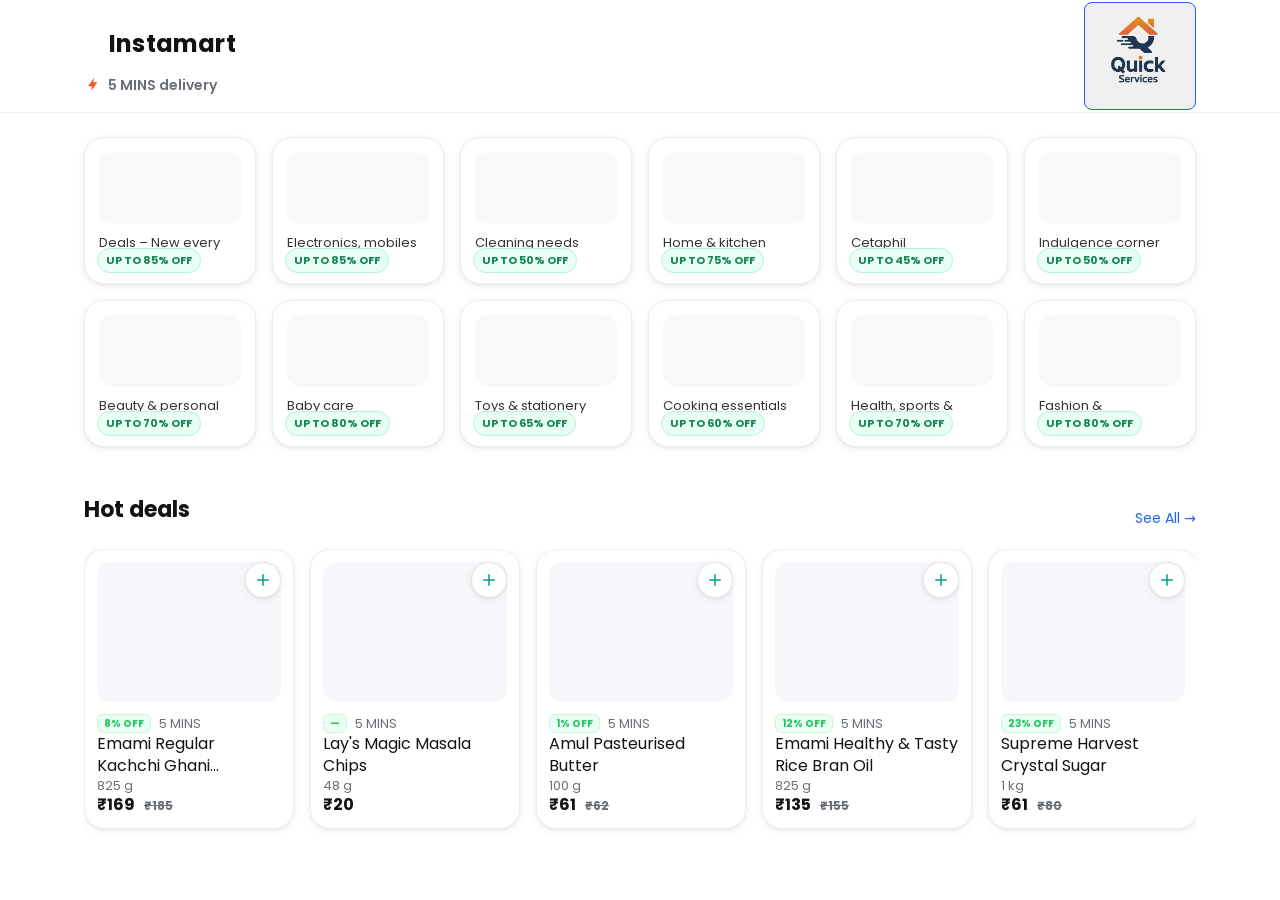
<file: index.html>
<!DOCTYPE html>
<html lang="en">

<head>
  <meta charset="utf-8" />
  <meta name="viewport" content="width=device-width, initial-scale=1" />
  <title>Instamart – Demo Clone</title>
  <link rel="preconnect" href="https://fonts.googleapis.com  ">
  <link rel="preconnect" href="https://fonts.gstatic.com  " crossorigin>
  <link href="https://fonts.googleapis.com/css2?family=Poppins:wght@400;500;600;700&display=swap" rel="stylesheet">
  <link rel="stylesheet" href="style.css">
  <style>
    :root {
      --bg: #ffffff;
      --text: #111315;
      --muted: #6b6f76;
      --card: #f8f8fa;
      --chip: #f3f4f6;
      --accent: #00a082;
      /* teal-ish add button */
      --brand: #f05a28;
      /* bolt */
      --ring: rgba(0, 0, 0, .08);
      --shadow: 0 2px 10px rgba(0, 0, 0, .06), 0 1px 3px rgba(0, 0, 0, .06);
      --radius: 16px;
    }

    * {
      box-sizing: border-box
    }

    html,
    body {
      height: 100%
    }

    body {
      margin: 0;
      background: var(--bg);
      color: var(--text);
      font-family: Poppins, system-ui, -apple-system, Segoe UI, Roboto, Helvetica, Arial, sans-serif;
      line-height: 1.35;
    }

    .container {
      max-width: 1200px;
      margin: 0 auto;
      padding: 0 20px;
      /* padding: 20px; */

    }

    /* Header */
    header {
      position: sticky;
      top: 0;
      z-index: 50;
      background: var(--bg);
      border-bottom: 1px solid #eee;
      padding: 20px;
      display: flex;
      flex-direction: column;
      justify-content: center;
      align-items: center;
    }

    .header-wrap {
      display: flex;
      align-items: center;
      gap: 16px;
      height: 72px
    }

    .logo {
      font-weight: 700;
      font-size: 24px;
      letter-spacing: .2px;
      /* border: 1px solid black; */
      display: flex;
      flex-direction: row;
      justify-content: center;
      align-items: center;
      padding: 15px;
      /* justify-content: space-between; */
    }

    .bolt {
      display: inline-flex;
      align-items: center;
      gap: 8px;
      font-weight: 600;
      color: var(--muted);
      font-size: 14px
    }

    .bolt svg {
      width: 16px;
      height: 16px;
      color: var(--brand)
    }

    .spacer {
      flex: 1
    }

    .search-btn {
      border: none;
      /* color: white; */
      /* background-color: #2563eb; */
      padding: 10px 15px;
      border-radius: 8px;
      cursor: pointer;
      font-size: larger;
      border: 1px solid #2563eb;
    }
    .search-btn :hover{
      transform: scale(1.05);
    }

    .search-btn svg {
      width: 20px;
      height: 20px;
      color: #333
    }

    /* Top category grid */
    .section {
      padding: 24px 0
    }

    .section h2 {
      font-size: 22px;
      margin: 0 0 16px
    }

    .top-grid {
      display: grid;
      grid-template-columns: repeat(6, 1fr);
      gap: 16px
    }

    @media (max-width:1000px) {
      .top-grid {
        grid-template-columns: repeat(4, 1fr)
      }
    }

    @media (max-width:700px) {
      .top-grid {
        grid-template-columns: repeat(3, 1fr)
      }
    }

    @media (max-width:480px) {
      .top-grid {
        grid-template-columns: repeat(2, 1fr)
      }
    }

    .cat-card {
      background: #fff;
      border: 1px solid #eee;
      border-radius: 20px;
      padding: 14px;
      box-shadow: var(--shadow);
      position: relative;
      transition: transform .15s ease, box-shadow .15s ease
    }

    .cat-card:hover {
      transform: translateY(-2px);
      box-shadow: 0 6px 22px rgba(0, 0, 0, .08)
    }

    .cat-img {
      height: 72px;
      background: linear-gradient(180deg, #f8fafc, #eef2f7);
      border-radius: 14px;
      margin-bottom: 10px
    }

    .cat-title {
      font-size: 13px;
      color: #333
    }

    .discount {
      position: absolute;
      bottom: 10px;
      left: 12px;
      background: #e9fff6;
      color: #198754;
      border: 1px solid #b7f0d9;
      font-size: 11px;
      font-weight: 700;
      padding: 4px 8px;
      border-radius: 999px
    }

    /* Banner */
    .banner {
      background: #ffe1cf;
      border-radius: 18px;
      height: 96px;
      display: flex;
      align-items: center;
      justify-content: center;
      font-weight: 600;
      letter-spacing: .2px;
      border: 1px dashed #f3b292
    }

    /* Hot deals carousel */
    .row-between {
      display: flex;
      align-items: center;
      justify-content: space-between
    }

    .strip {
      position: relative
    }

    .rail {
      display: flex;
      gap: 16px;
      overflow: auto;
      scroll-snap-type: x mandatory;
      padding-bottom: 8px
    }

    .rail::-webkit-scrollbar {
      height: 8px
    }

    .rail::-webkit-scrollbar-thumb {
      background: #e5e7eb;
      border-radius: 999px
    }

    .deal-card {
      min-width: 210px;
      background: #fff;
      border: 1px solid #eee;
      border-radius: 20px;
      padding: 12px;
      scroll-snap-align: start;
      box-shadow: var(--shadow);
      position: relative
    }

    .deal-img {
      height: 140px;
      border-radius: 14px;
      background: linear-gradient(180deg, #f7f7fb, #eef2f7)
    }

    .deal-meta {
      display: flex;
      align-items: center;
      gap: 8px;
      margin-top: 12px
    }

    .tag {
      font-size: 10px;
      font-weight: 700;
      color: #22c55e;
      background: #eafff3;
      border: 1px solid #c9f7d7;
      padding: 2px 6px;
      border-radius: 6px
    }

    .plus {
      position: absolute;
      right: 12px;
      top: 12px;
      width: 36px;
      height: 36px;
      background: #fff;
      border: 1px solid #e5e7eb;
      border-radius: 999px;
      display: grid;
      place-items: center;
      box-shadow: var(--shadow);
      cursor: pointer
    }

    .plus svg {
      width: 18px;
      height: 18px;
      color: var(--accent)
    }

    .price {
      font-weight: 700
    }

    .mrp {
      color: var(--muted);
      text-decoration: line-through;
      margin-left: 6px;
      font-size: 12px
    }

    .see-all {
      font-size: 14px;
      color: #2563eb;
      text-decoration: none
    }

    /* Spotlight chips */
    .chips {
      display: grid;
      grid-template-columns: repeat(7, 1fr);
      gap: 16px
    }

    @media (max-width:1000px) {
      .chips {
        grid-template-columns: repeat(5, 1fr)
      }
    }

    @media (max-width:700px) {
      .chips {
        grid-template-columns: repeat(3, 1fr)
      }
    }

    .chip {
      background: var(--chip);
      border: 1px solid #ececec;
      border-radius: 18px;
      padding: 12px;
      text-align: center
    }

    .chip .thumb {
      height: 78px;
      background: #fff;
      border-radius: 12px;
      box-shadow: var(--shadow);
      margin-bottom: 8px
    }

    .chip b {
      display: block;
      font-size: 13px
    }

    /* Grocery & Kitchen */
    .gk-grid {
      display: grid;
      grid-template-columns: repeat(7, 1fr);
      gap: 18px
    }

    @media (max-width:1200px) {
      .gk-grid {
        grid-template-columns: repeat(6, 1fr)
      }
    }

    @media (max-width:1000px) {
      .gk-grid {
        grid-template-columns: repeat(5, 1fr)
      }
    }

    @media (max-width:800px) {
      .gk-grid {
        grid-template-columns: repeat(3, 1fr)
      }
    }

    @media (max-width:520px) {
      .gk-grid {
        grid-template-columns: repeat(2, 1fr)
      }
    }

    .gk-card {
      background: #fff;
      border: 1px solid #eee;
      border-radius: 22px;
      padding: 14px;
      box-shadow: var(--shadow);
      text-align: center;
      transition: transform .15s
    }

    .gk-card:hover {
      transform: translateY(-2px)
    }

    .gk-thumb {
      height: 88px;
      border-radius: 14px;
      background: linear-gradient(180deg, #f8fafc, #eef2f7);
      margin-bottom: 8px
    }

    .gk-card .label {
      font-weight: 600;
      font-size: 14px
    }

    /* tiny helpers */
    .sub {
      font-size: 13px;
      color: var(--muted)
    }

    .mt-8 {
      margin-top: 8px
    }

    .mt-16 {
      margin-top: 16px
    }

    .mt-20 {
      margin-top: 20px
    }

    .mt-24 {
      margin-top: 24px
    }
  </style>
</head>

<body>
  <header>
    <div class="container header-wrap">
      <div>

        <div class="logo"><span style="padding-left: 10px;">Instamart</span></div>

        <div class="bolt">
          <svg viewBox="0 0 24 24" fill="currentColor" aria-hidden="true">
            <path d="M11 21 20 8h-6l1-7-9 13h6l-1 7z" />
          </svg>
          5 MINS delivery
        </div>
      </div>
      <div class="spacer"></div>
      <a href="./customer.html"><button class="search-btn" aria-label="Search">
        <img src="./logo.jpg" alt="" style="width: 80px;border-radius: 20px;">
      </button></a>
    </div>
  </header>

  <main class="container">
    <!-- Top categories grid (screenshot #1) -->
    <section class="section">
      <div class="top-grid">
        <!-- Repeat 12 tiles to mimic Instamart header tiles -->
        <div class="cat-card">
          <div class="cat-img"></div>
          <div class="cat-title">Deals – New every hour</div><span class="discount">UP TO 85% OFF</span>
        </div>
        <div class="cat-card">
          <div class="cat-img"></div>
          <div class="cat-title">Electronics, mobiles & more</div><span class="discount">UP TO 85% OFF</span>
        </div>
        <div class="cat-card">
          <div class="cat-img"></div>
          <div class="cat-title">Cleaning needs</div><span class="discount">UP TO 50% OFF</span>
        </div>
        <div class="cat-card">
          <div class="cat-img"></div>
          <div class="cat-title">Home & kitchen</div><span class="discount">UP TO 75% OFF</span>
        </div>
        <div class="cat-card">
          <div class="cat-img"></div>
          <div class="cat-title">Cetaphil</div><span class="discount">UP TO 45% OFF</span>
        </div>
        <div class="cat-card">
          <div class="cat-img"></div>
          <div class="cat-title">Indulgence corner</div><span class="discount">UP TO 50% OFF</span>
        </div>
        <div class="cat-card">
          <div class="cat-img"></div>
          <div class="cat-title">Beauty & personal care</div><span class="discount">UP TO 70% OFF</span>
        </div>
        <div class="cat-card">
          <div class="cat-img"></div>
          <div class="cat-title">Baby care</div><span class="discount">UP TO 80% OFF</span>
        </div>
        <div class="cat-card">
          <div class="cat-img"></div>
          <div class="cat-title">Toys & stationery</div><span class="discount">UP TO 65% OFF</span>
        </div>
        <div class="cat-card">
          <div class="cat-img"></div>
          <div class="cat-title">Cooking essentials</div><span class="discount">UP TO 60% OFF</span>
        </div>
        <div class="cat-card">
          <div class="cat-img"></div>
          <div class="cat-title">Health, sports & fitness</div><span class="discount">UP TO 70% OFF</span>
        </div>
        <div class="cat-card">
          <div class="cat-img"></div>
          <div class="cat-title">Fashion & accessories</div><span class="discount">UP TO 80% OFF</span>
        </div>
      </div>
      <!-- <a href="./customer.html" class="banner-link"><div class="banner mt-20"><img src="./logo.jpg" alt="" class="logo-insta"></div></a> -->
    </section>

    <!-- Hot deals strip (screenshot #2) -->
    <section class="section">
      <div class="row-between">
        <h2>Hot deals</h2>
        <a class="see-all" href="#">See All →</a>
      </div>
      <div class="strip mt-8">
        <div class="rail" id="rail">
          <!-- Several product cards -->
          <article class="deal-card">
            <div class="plus" title="Add">
              <svg viewBox="0 0 24 24" fill="none" stroke="currentColor" stroke-width="2" stroke-linecap="round"
                stroke-linejoin="round">
                <path d="M12 5v14M5 12h14" />
              </svg>
            </div>
            <div class="deal-img"></div>
            <div class="deal-meta"><span class="tag">8% OFF</span><span class="sub">5 MINS</span></div>
            <div class="title">Emami Regular Kachchi Ghani...</div>
            <div class="sub">825 g</div>
            <div class="price">₹169 <span class="mrp">₹185</span></div>
          </article>

          <article class="deal-card">
            <div class="plus" title="Add">
              <svg viewBox="0 0 24 24" fill="none" stroke="currentColor" stroke-width="2" stroke-linecap="round"
                stroke-linejoin="round">
                <path d="M12 5v14M5 12h14" />
              </svg>
            </div>
            <div class="deal-img"></div>
            <div class="deal-meta"><span class="tag">—</span><span class="sub">5 MINS</span></div>
            <div class="title">Lay's Magic Masala Chips</div>
            <div class="sub">48 g</div>
            <div class="price">₹20</div>
          </article>

          <article class="deal-card">
            <div class="plus" title="Add">
              <svg viewBox="0 0 24 24" fill="none" stroke="currentColor" stroke-width="2" stroke-linecap="round"
                stroke-linejoin="round">
                <path d="M12 5v14M5 12h14" />
              </svg>
            </div>
            <div class="deal-img"></div>
            <div class="deal-meta"><span class="tag">1% OFF</span><span class="sub">5 MINS</span></div>
            <div class="title">Amul Pasteurised Butter</div>
            <div class="sub">100 g</div>
            <div class="price">₹61 <span class="mrp">₹62</span></div>
          </article>

          <article class="deal-card">
            <div class="plus" title="Add">
              <svg viewBox="0 0 24 24" fill="none" stroke="currentColor" stroke-width="2" stroke-linecap="round"
                stroke-linejoin="round">
                <path d="M12 5v14M5 12h14" />
              </svg>
            </div>
            <div class="deal-img"></div>
            <div class="deal-meta"><span class="tag">12% OFF</span><span class="sub">5 MINS</span></div>
            <div class="title">Emami Healthy & Tasty Rice Bran Oil</div>
            <div class="sub">825 g</div>
            <div class="price">₹135 <span class="mrp">₹155</span></div>
          </article>

          <article class="deal-card">
            <div class="plus" title="Add">
              <svg viewBox="0 0 24 24" fill="none" stroke="currentColor" stroke-width="2" stroke-linecap="round"
                stroke-linejoin="round">
                <path d="M12 5v14M5 12h14" />
              </svg>
            </div>
            <div class="deal-img"></div>
            <div class="deal-meta"><span class="tag">23% OFF</span><span class="sub">5 MINS</span></div>
            <div class="title">Supreme Harvest Crystal Sugar</div>
            <div class="sub">1 kg</div>
            <div class="price">₹61 <span class="mrp">₹80</span></div>
          </article>

          <article class="deal-card">
            <div class="plus" title="Add">
              <svg viewBox="0 0 24 24" fill="none" stroke="currentColor" stroke-width="2" stroke-linecap="round"
                stroke-linejoin="round">
                <path d="M12 5v14M5 12h14" />
              </svg>
            </div>
            <div class="deal-img"></div>
            <div class="deal-meta"><span class="tag">10% OFF</span><span class="sub">5 MINS</span></div>
            <div class="title">Tata Salt, Iodised</div>
            <div class="sub">1 kg</div>
            <div class="price">₹27 <span class="mrp">₹30</span></div>
          </article>

          <article class="deal-card">
            <div class="plus" title="Add">
              <svg viewBox="0 0 24 24" fill="none" stroke="currentColor" stroke-width="2" stroke-linecap="round"
                stroke-linejoin="round">
                <path d="M12 5v14M5 12h14" />
              </svg>
            </div>
            <div class="deal-img"></div>
            <div class="deal-meta"><span class="tag">53% OFF</span><span class="sub">5 MINS</span></div>
            <div class="title">Potato (Aloo)</div>
            <div class="sub">1 kg</div>
            <div class="price">₹19 <span class="mrp">₹41</span></div>
          </article>
        </div>
      </div>

      <!-- <div class="section">
        <h2>In the Spotlight</h2>
        <div class="chips mt-16">
          <div class="chip"><div class="thumb"></div><b>Fruits & Vegetables</b></div>
          <div class="chip"><div class="thumb"></div><b>Dairy, Bread & Eggs</b></div>
          <div class="chip"><div class="thumb"></div><b>Munchies & Drinks</b></div>
          <div class="chip"><div class="thumb"></div><b>Cooking Essentials</b></div>
          <div class="chip"><div class="thumb"></div><b>Cleaning Needs</b></div>
          <div class="chip"><div class="thumb"></div><b>Ice Creams</b></div>
          <div class="chip"><div class="thumb"></div><b>Baby Care</b></div>
        </div>
      </div>
    </section> -->

      <!-- Grocery & Kitchen (screenshot #3) -->
      <!-- <section class="section">
      <h2>GROCERY & KITCHEN</h2>
      <div class="gk-grid mt-16">
        <div class="gk-card"><div class="gk-thumb"></div><div class="label">Fresh Vegetables</div></div>
        <div class="gk-card"><div class="gk-thumb"></div><div class="label">Fresh Fruits</div></div>
        <div class="gk-card"><div class="gk-thumb"></div><div class="label">Dairy, Bread and Eggs</div></div>
        <div class="gk-card"><div class="gk-thumb"></div><div class="label">Cereals & Breakfast</div></div>
        <div class="gk-card"><div class="gk-thumb"></div><div class="label">Atta, Rice and Dal</div></div>
        <div class="gk-card"><div class="gk-thumb"></div><div class="label">Oils and Ghee</div></div>
        <div class="gk-card"><div class="gk-thumb"></div><div class="label">Masalas</div></div>
        <div class="gk-card"><div class="gk-thumb"></div><div class="label">Dry Fruits & Seeds</div></div>
        <div class="gk-card"><div class="gk-thumb"></div><div class="label">Biscuits & Cakes</div></div>
        <div class="gk-card"><div class="gk-thumb"></div><div class="label">Tea, Coffee & Milk Drinks</div></div>
        <div class="gk-card"><div class="gk-thumb"></div><div class="label">Sauces & Spreads</div></div>
        <div class="gk-card"><div class="gk-thumb"></div><div class="label">Meat & Seafood</div></div>
      </div>
    </section> -->
  </main>

  <script>
    // Keyboard navigation for carousel
    const rail = document.getElementById('rail');
    document.addEventListener('keydown', (e) => {
      if (['ArrowRight', 'ArrowLeft'].includes(e.key)) {
        rail.scrollBy({ left: e.key === 'ArrowRight' ? 260 : -260, behavior: 'smooth' });
      }
    });

    // === IMAGE MAP ===
    // Realistic product/category images from Unsplash (free to use)
    const images = {
      categories: [
        'https://images.unsplash.com/photo-1542838132-92c53300491e?crop=entropy&cs=tinysrgb&fit=max&fm=jpg&h=200&ixid=MnwxfDB8MXxyYW5kb218MHx8vegetables,fruits|grocery|fresh|food|produce&dpr=1&w=300',
        'https://images.unsplash.com/photo-1498049794561-7780e7231661?q=80&w=1170&auto=format&fit=crop&ixlib=rb-4.1.0&ixid=M3wxMjA3fDB8MHxwaG90by1wYWdlfHx8fGVufDB8fHx8fA%3D%3D',
        'https://images.unsplash.com/photo-1585421514284-efb74c2b69ba?q=80&w=1170&auto=format&fit=crop&ixlib=rb-4.1.0&ixid=M3wxMjA3fDB8MHxwaG90by1wYWdlfHx8fGVufDB8fHx8fA%3D%3D',
        'https://images.unsplash.com/photo-1519750783826-e2420f4d687f?crop=entropy&cs=tinysrgb&fit=max&fm=jpg&h=200&ixid=MnwxfDB8MXxyYW5kb218MHx8kitchen|utensils|home|cookware&dpr=1&w=300',
        'https://images.unsplash.com/photo-1643747238009-6863ea63e78d?q=80&w=1117&auto=format&fit=crop&ixlib=rb-4.1.0&ixid=M3wxMjA3fDB8MHxwaG90by1wYWdlfHx8fGVufDB8fHx8fA%3D%3D',
        'https://images.unsplash.com/photo-1565958011703-44f9829ba187?crop=entropy&cs=tinysrgb&fit=max&fm=jpg&h=200&ixid=MnwxfDB8MXxyYW5kb218MHx8chocolates|snacks|treats&dpr=1&w=300',
        'https://images.unsplash.com/photo-1602585578130-c9076e09330d?q=80&w=687&auto=format&fit=crop&ixlib=rb-4.1.0&ixid=M3wxMjA3fDB8MHxwaG90by1wYWdlfHx8fGVufDB8fHx8fA%3D%3D',
        'https://images.unsplash.com/photo-1491013516836-7db643ee125a?q=80&w=1025&auto=format&fit=crop&ixlib=rb-4.1.0&ixid=M3wxMjA3fDB8MHxwaG90by1wYWdlfHx8fGVufDB8fHx8fA%3D%3D',
        'https://images.unsplash.com/photo-1555448049-67b919120e75?q=80&w=1170&auto=format&fit=crop&ixlib=rb-4.1.0&ixid=M3wxMjA3fDB8MHxwaG90by1wYWdlfHx8fGVufDB8fHx8fA%3D%3D',
        'https://plus.unsplash.com/premium_photo-1726743707863-e6a862465664?q=80&w=1170&auto=format&fit=crop&ixlib=rb-4.1.0&ixid=M3wxMjA3fDB8MHxwaG90by1wYWdlfHx8fGVufDB8fHx8fA%3D%3D',
        'https://images.unsplash.com/photo-1709315859957-3b3583bf364c?q=80&w=1170&auto=format&fit=crop&ixlib=rb-4.1.0&ixid=M3wxMjA3fDB8MHxwaG90by1wYWdlfHx8fGVufDB8fHx8fA%3D%3D',
        'https://images.unsplash.com/photo-1523381210434-271e8be1f52b?crop=entropy&cs=tinysrgb&fit=max&fm=jpg&h=200&ixid=MnwxfDB8MXxyYW5kb218MHx8fashion|clothing|accessories&dpr=1&w=300'
      ],
      deals: [
        'https://images.unsplash.com/photo-1720468750623-39e9a09f5067?q=80&w=764&auto=format&fit=crop&ixlib=rb-4.1.0&ixid=M3wxMjA3fDB8MHxwaG90by1wYWdlfHx8fGVufDB8fHx8fA%3D%3D',
        'https://images.unsplash.com/photo-1741520149946-d2e652514b5a?q=80&w=694&auto=format&fit=crop&ixlib=rb-4.1.0&ixid=M3wxMjA3fDB8MHxwaG90by1wYWdlfHx8fGVufDB8fHx8fA%3D%3D',
        'https://plus.unsplash.com/premium_photo-1700440539081-ce9b10dece22?q=80&w=1170&auto=format&fit=crop&ixlib=rb-4.1.0&ixid=M3wxMjA3fDB8MHxwaG90by1wYWdlfHx8fGVufDB8fHx8fA%3D%3D',
        'https://plus.unsplash.com/premium_photo-1664391616054-1671f1b7f75d?q=80&w=778&auto=format&fit=crop&ixlib=rb-4.1.0&ixid=M3wxMjA3fDB8MHxwaG90by1wYWdlfHx8fGVufDB8fHx8fA%3D%3D',
        'https://plus.unsplash.com/premium_photo-1675855748229-a9de9f1ed214?q=80&w=687&auto=format&fit=crop&ixlib=rb-4.1.0&ixid=M3wxMjA3fDB8MHxwaG90by1wYWdlfHx8fGVufDB8fHx8fA%3D%3D',
        'https://images.unsplash.com/photo-1583832277339-91225387fc20?crop=entropy&cs=tinysrgb&fit=max&fm=jpg&h=200&ixid=MnwxfDB8MXxyYW5kb218MHx8salt|tata|iodised&dpr=1&w=300',
        'https://images.unsplash.com/photo-1587202372616-d8e0ef8f2c6b?crop=entropy&cs=tinysrgb&fit=max&fm=jpg&h=200&ixid=MnwxfDB8MXxyYW5kb218MHx8potato|aloo|vegetable&dpr=1&w=300'
      ],
      spotlight: [
        'https://images.unsplash.com/photo-1587314120477-885d157e8847?crop=entropy&cs=tinysrgb&fit=max&fm=jpg&h=100&ixid=MnwxfDB8MXxyYW5kb218MHx8fruits|vegetables|fresh&dpr=1&w=150',
        'https://images.unsplash.com/photo-1550259979-e0424f392948?crop=entropy&cs=tinysrgb&fit=max&fm=jpg&h=100&ixid=MnwxfDB8MXxyYW5kb218MHx8dairy|milk|eggs|bread&dpr=1&w=150',
        'https://images.unsplash.com/photo-1596462500382-fc8a0a36ebf6?crop=entropy&cs=tinysrgb&fit=max&fm=jpg&h=100&ixid=MnwxfDB8MXxyYW5kb218MHx8snacks|chips|drinks|beverages&dpr=1&w=150',
        'https://images.unsplash.com/photo-1600014363104-dc910438c995?crop=entropy&cs=tinysrgb&fit=max&fm=jpg&h=100&ixid=MnwxfDB8MXxyYW5kb218MHx8cooking|essentials|spices|oil&dpr=1&w=150',
        'https://images.unsplash.com/photo-1584132967447-6c577d5baca8?crop=entropy&cs=tinysrgb&fit=max&fm=jpg&h=100&ixid=MnwxfDB8MXxyYW5kb218MHx8cleaning|supplies|home|care&dpr=1&w=150',
        'https://images.unsplash.com/photo-1579809633699-1c4d9a00926f?crop=entropy&cs=tinysrgb&fit=max&fm=jpg&h=100&ixid=MnwxfDB8MXxyYW5kb218MHx8ice|cream|dessert&dpr=1&w=150',
        'https://images.unsplash.com/photo-1587049352851-8d4e89133925?crop=entropy&cs=tinysrgb&fit=max&fm=jpg&h=100&ixid=MnwxfDB8MXxyYW5kb218MHx8baby|care|products&dpr=1&w=150'
      ],
      grocery: [
        'https://images.unsplash.com/photo-1587269503643-958e089265fd?crop=entropy&cs=tinysrgb&fit=max&fm=jpg&h=100&ixid=MnwxfDB8MXxyYW5kb218MHx8vegetables|fresh|produce&dpr=1&w=150',
        'https://images.unsplash.com/photo-1587314120477-885d157e8847?crop=entropy&cs=tinysrgb&fit=max&fm=jpg&h=100&ixid=MnwxfDB8MXxyYW5kb218MHx8fruits|fresh|apples|oranges&dpr=1&w=150',
        'https://images.unsplash.com/photo-1550259979-e0424f392948?crop=entropy&cs=tinysrgb&fit=max&fm=jpg&h=100&ixid=MnwxfDB8MXxyYW5kb218MHx8dairy|eggs|bread|milk&dpr=1&w=150',
        'https://images.unsplash.com/photo-1595433371598-9f236fed9d70?crop=entropy&cs=tinysrgb&fit=max&fm=jpg&h=100&ixid=MnwxfDB8MXxyYW5kb218MHx8cereal|breakfast|oats&dpr=1&w=150',
        'https://images.unsplash.com/photo-1615887027588-8582a71c9887?crop=entropy&cs=tinysrgb&fit=max&fm=jpg&h=100&ixid=MnwxfDB8MXxyYW5kb218MHx8atta|rail|dal|wheat&dpr=1&w=150',
        'https://images.unsplash.com/photo-1605994003448-4a23d7c7c8e3?crop=entropy&cs=tinysrgb&fit=max&fm=jpg&h=100&ixid=MnwxfDB8MXxyYW5kb218MHx8oil|ghee|cooking&dpr=1&w=150',
        'https://images.unsplash.com/photo-1596462502278-27bfdc403348?crop=entropy&cs=tinysrgb&fit=max&fm=jpg&h=100&ixid=MnwxfDB8MXxyYW5kb218MHx8masalas|spices|turmeric&dpr=1&w=150',
        'https://images.unsplash.com/photo-1587288958563-3114682378f0?crop=entropy&cs=tinysrgb&fit=max&fm=jpg&h=100&ixid=MnwxfDB8MXxyYW5kb218MHx8dry|fruits|nuts|almonds&dpr=1&w=150',
        'https://images.unsplash.com/photo-1544988405-09edf898224f?crop=entropy&cs=tinysrgb&fit=max&fm=jpg&h=100&ixid=MnwxfDB8MXxyYW5kb218MHx8biscuits|cookies|snacks&dpr=1&w=150',
        'https://images.unsplash.com/photo-1584586491367-d651bc06500e?crop=entropy&cs=tinysrgb&fit=max&fm=jpg&h=100&ixid=MnwxfDB8MXxyYW5kb218MHx8tea|coffee|drink&dpr=1&w=150',
        'https://images.unsplash.com/photo-1595422624304-5ec9d9b7d7c7c?crop=entropy&cs=tinysrgb&fit=max&fm=jpg&h=100&ixid=MnwxfDB8MXxyYW5kb218MHx8sauces|ketchup|spreads&dpr=1&w=150',
        'https://images.unsplash.com/photo-1565299585902-73054e895c31?crop=entropy&cs=tinysrgb&fit=max&fm=jpg&h=100&ixid=MnwxfDB8MXxyYW5kb218MHx8meat|chicken|seafood&dpr=1&w=150'
      ]
    };

    // === Apply Images Dynamically ===
    document.querySelectorAll('.cat-img').forEach((el, i) => {
      if (images.categories[i]) {
        el.style.backgroundImage = `url(${images.categories[i]})`;
        el.style.backgroundSize = 'cover';
        el.style.backgroundPosition = 'center';
        el.style.backgroundColor = '#f8f8fa';
      }
    });

    document.querySelectorAll('.deal-img').forEach((el, i) => {
      if (images.deals[i]) {
        el.style.backgroundImage = `url(${images.deals[i]})`;
        el.style.backgroundSize = 'cover';
        el.style.backgroundPosition = 'center';
        el.style.backgroundColor = '#f7f7fb';
      }
    });

    document.querySelectorAll('.chip .thumb').forEach((el, i) => {
      if (images.spotlight[i]) {
        el.style.backgroundImage = `url(${images.spotlight[i]})`;
        el.style.backgroundSize = 'cover';
        el.style.backgroundPosition = 'center';
        el.style.backgroundColor = '#fff';
      }
    });

    document.querySelectorAll('.gk-thumb').forEach((el, i) => {
      if (images.grocery[i]) {
        el.style.backgroundImage = `url(${images.grocery[i]})`;
        el.style.backgroundSize = 'cover';
        el.style.backgroundPosition = 'center';
        el.style.backgroundColor = '#f8fafc';
      }
    });
  </script>
</body>

</html>
</file>
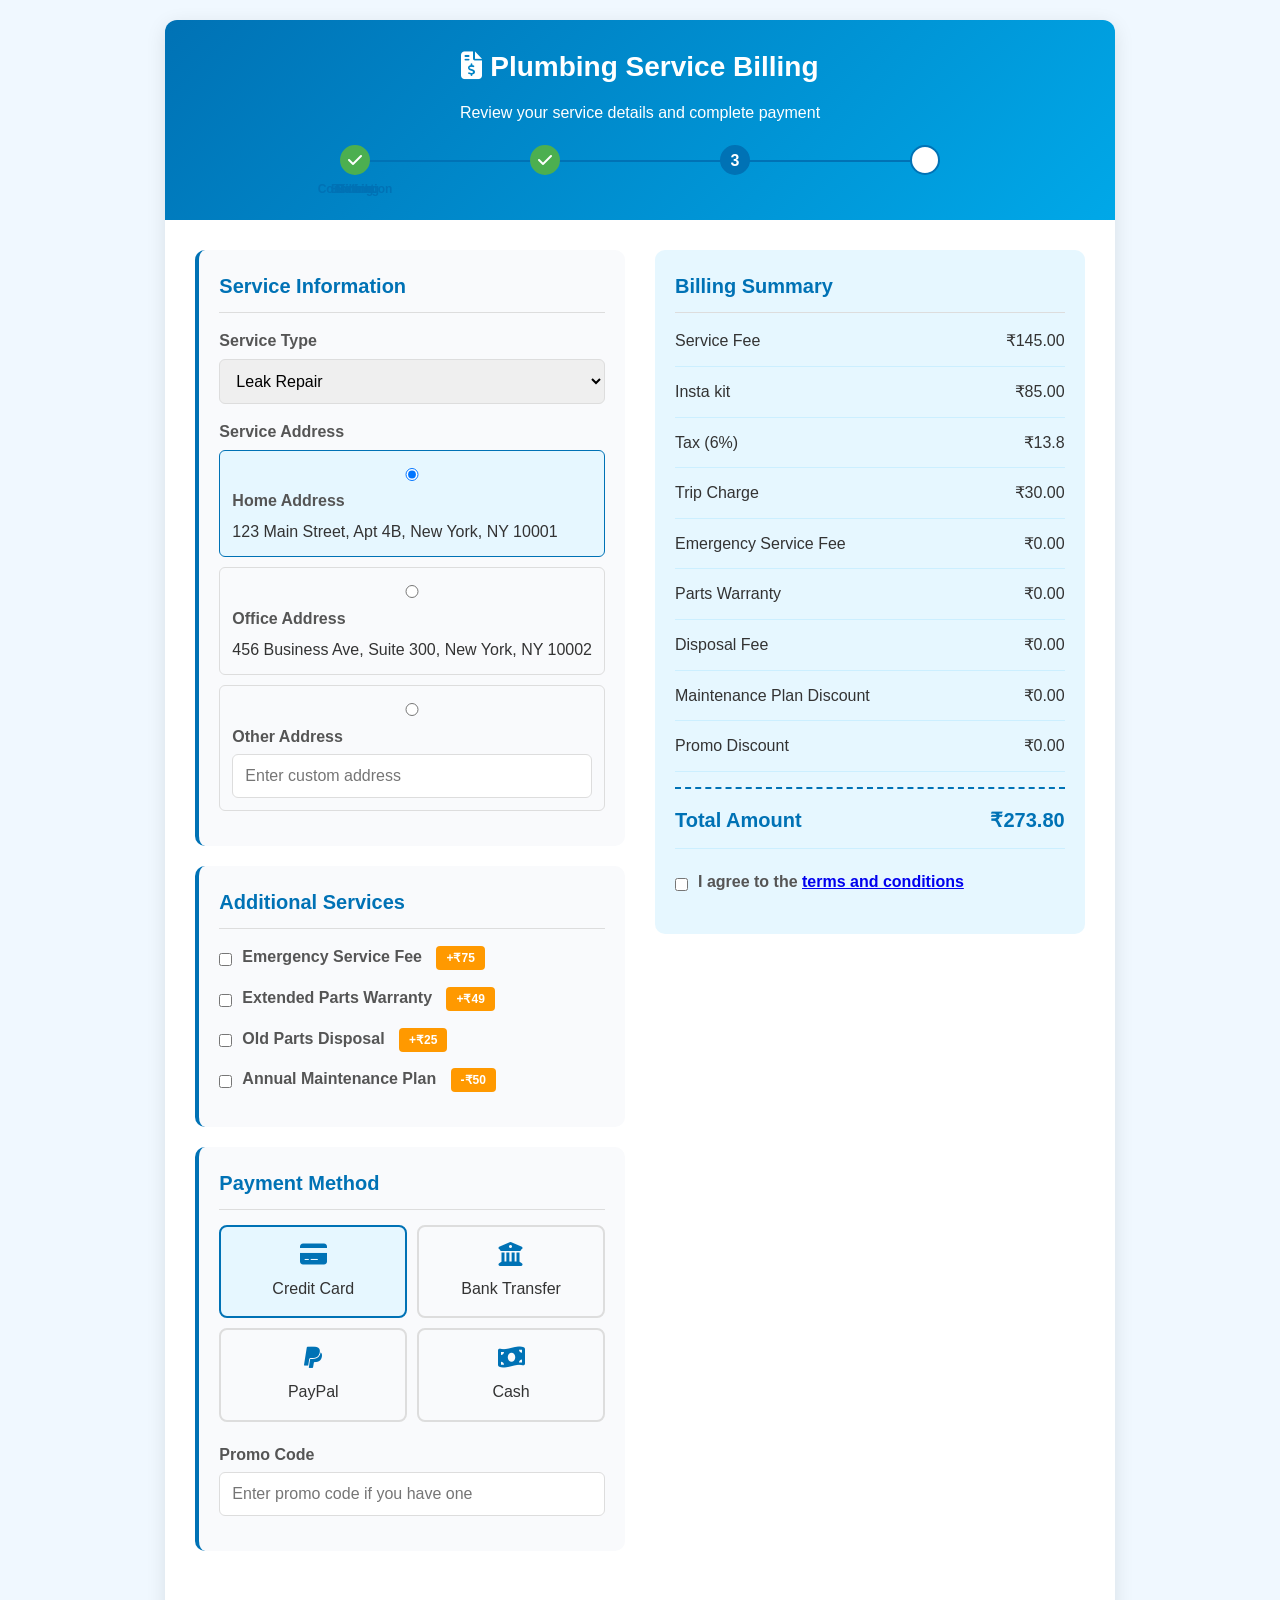
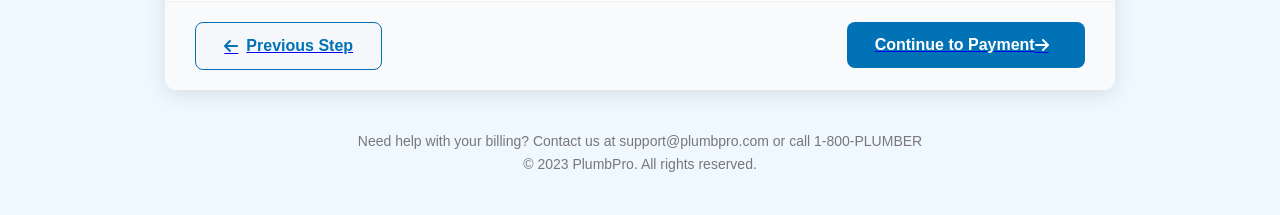
<file: billing-options.html>
<!DOCTYPE html>
<html lang="en">
<head>
    <meta charset="UTF-8">
    <meta name="viewport" content="width=device-width, initial-scale=1.0">
    <title>Plumbing Service Billing</title>
    <link rel="stylesheet" href="https://cdnjs.cloudflare.com/ajax/libs/font-awesome/6.4.0/css/all.min.css">
    <style>
        * {
            margin: 0;
            padding: 0;
            box-sizing: border-box;
            font-family: 'Segoe UI', Tahoma, Geneva, Verdana, sans-serif;
        }
        
        body {
            background-color: #f0f8ff;
            color: #333;
            line-height: 1.6;
            display: flex;
            flex-direction: column;
            min-height: 100vh;
            padding: 20px;
        }
        
        .container {
            max-width: 1000px;
            margin: 0 auto;
            background: white;
            border-radius: 12px;
            box-shadow: 0 5px 20px rgba(0, 0, 0, 0.1);
            overflow: hidden;
        }
        
        header {
            background: linear-gradient(135deg, #0072b5, #00a8e8);
            color: white;
            padding: 25px;
            text-align: center;
        }
        
        h1 {
            font-size: 28px;
            margin-bottom: 10px;
        }
        
        .progress-bar {
            display: flex;
            justify-content: space-between;
            margin: 20px auto;
            max-width: 600px;
            position: relative;
        }
        
        .progress-step {
            width: 30px;
            height: 30px;
            border-radius: 50%;
            background: #fff;
            display: flex;
            align-items: center;
            justify-content: center;
            font-weight: bold;
            z-index: 2;
            border: 2px solid #0072b5;
        }
        
        .progress-step.active {
            background: #0072b5;
            color: white;
        }
        
        .progress-step.completed {
            background: #4caf50;
            color: white;
            border-color: #4caf50;
        }
        
        .progress-bar::before {
            content: '';
            position: absolute;
            top: 15px;
            left: 0;
            width: 100%;
            height: 2px;
            background: #0072b5;
            z-index: 1;
        }
        
        .step-label {
            position: absolute;
            top: 35px;
            font-size: 12px;
            color: #0072b5;
            width: 80px;
            left: -25px;
            text-align: center;
        }
        
        .billing-content {
            padding: 30px;
            display: grid;
            grid-template-columns: 1fr 1fr;
            gap: 30px;
        }
        
        @media (max-width: 768px) {
            .billing-content {
                grid-template-columns: 1fr;
            }
        }
        
        .form-section {
            background: #f9fafc;
            border-radius: 10px;
            padding: 20px;
            margin-bottom: 20px;
            border-left: 4px solid #0072b5;
        }
        
        h2 {
            color: #0072b5;
            margin-bottom: 15px;
            font-size: 20px;
            padding-bottom: 10px;
            border-bottom: 1px solid #ddd;
        }
        
        .form-group {
            margin-bottom: 15px;
        }
        
        label {
            display: block;
            margin-bottom: 5px;
            font-weight: 600;
            color: #555;
        }
        
        select, input, textarea {
            width: 100%;
            padding: 12px;
            border: 1px solid #ddd;
            border-radius: 6px;
            font-size: 16px;
        }
        
        .checkbox-group {
            display: flex;
            align-items: center;
            margin-bottom: 10px;
        }
        
        .checkbox-group input {
            width: auto;
            margin-right: 10px;
        }
        
        .service-option {
            display: flex;
            justify-content: space-between;
            margin-bottom: 10px;
            padding: 10px;
            background: #fff;
            border-radius: 6px;
            border: 1px solid #eee;
        }
        
        .service-option:hover {
            border-color: #0072b5;
        }
        
        .summary-section {
            background: #e6f7ff;
            border-radius: 10px;
            padding: 20px;
            height: fit-content;
            position: sticky;
            top: 20px;
        }
        
        .summary-item {
            display: flex;
            justify-content: space-between;
            margin-bottom: 12px;
            padding-bottom: 12px;
            border-bottom: 1px solid #ccefff;
        }
        
        .total {
            font-size: 20px;
            font-weight: 700;
            color: #0072b5;
            margin-top: 15px;
            padding-top: 15px;
            border-top: 2px dashed #0072b5;
        }
        
        .payment-options {
            display: grid;
            grid-template-columns: 1fr 1fr;
            gap: 10px;
            margin-top: 15px;
        }
        
        .payment-option {
            border: 2px solid #ddd;
            border-radius: 8px;
            padding: 15px;
            text-align: center;
            cursor: pointer;
            transition: all 0.3s;
        }
        
        .payment-option:hover {
            border-color: #0072b5;
            background: #f0f8ff;
        }
        
        .payment-option.selected {
            border-color: #0072b5;
            background: #e6f7ff;
        }
        
        .payment-option i {
            font-size: 24px;
            margin-bottom: 10px;
            color: #0072b5;
        }
        
        .button-container {
            display: flex;
            justify-content: space-between;
            padding: 20px 30px;
            background: #f9fafc;
            border-top: 1px solid #eee;
        }
        
        .btn {
            padding: 14px 28px;
            border: none;
            border-radius: 8px;
            font-size: 16px;
            font-weight: 600;
            cursor: pointer;
            transition: all 0.3s ease;
            display: flex;
            align-items: center;
            justify-content: center;
        }
        
        .btn-back {
            background: #f5f7fa;
            color: #0072b5;
            border: 1px solid #0072b5;
        }
        
        .btn-back:hover {
            background: #e8ebf3;
        }
        
        .btn-next {
            background: #0072b5;
            color: white;
        }
        
        .btn-next:hover {
            background: #005a8f;
            transform: translateY(-2px);
            box-shadow: 0 4px 8px rgba(0, 0, 0, 0.1);
        }
        
        .btn i {
            margin-right: 8px;
        }
        
        footer {
            text-align: center;
            padding: 20px;
            color: #777;
            font-size: 14px;
            margin-top: 20px;
        }
        
        .discount-badge {
            background: #ff9900;
            color: white;
            padding: 5px 10px;
            border-radius: 4px;
            font-size: 12px;
            margin-left: 10px;
        }
        
        .address-option {
            padding: 12px;
            border: 1px solid #ddd;
            border-radius: 6px;
            margin-bottom: 10px;
            cursor: pointer;
            transition: all 0.3s;
        }
        
        .address-option:hover {
            border-color: #0072b5;
            background: #f0f8ff;
        }
        
        .address-option.selected {
            border-color: #0072b5;
            background: #e6f7ff;
        }
    </style>
</head>
<body>
    <div class="container">
        <header>
            <h1><i class="fas fa-file-invoice-dollar"></i> Plumbing Service Billing</h1>
            <p>Review your service details and complete payment</p>
            
            <div class="progress-bar">
                <div class="progress-step completed">
                    <i class="fas fa-check"></i>
                    <span class="step-label">Booking</span>
                </div>
                <div class="progress-step completed">
                    <i class="fas fa-check"></i>
                    <span class="step-label">Details</span>
                </div>
                <div class="progress-step active">
                    3
                    <span class="step-label">Billing</span>
                </div>
                <div class="progress-step">
                    4
                    <span class="step-label">Confirmation</span>
                </div>
            </div>
        </header>
        
        <div class="billing-content">
            <div class="left-column">
                <div class="form-section">
                    <h2>Service Information</h2>
                    <div class="form-group">
                        <label for="service-type">Service Type</label>
                        <select id="service-type">
                            <option value="">Select a service</option>
                            <option value="leak-repair" selected>Leak Repair</option>
                            <option value="drain-cleaning">Drain Cleaning</option>
                            <option value="faucet-installation">Faucet Installation</option>
                            <option value="toilet-repair">Toilet Repair</option>
                            <option value="water-heater">Water Heater Service</option>
                            <option value="pipe-replacement">Pipe Replacement</option>
                        </select>
                    </div>
                    
                    <div class="form-group">
                        <label>Service Address</label>
                        <div class="address-option selected">
                            <input type="radio" name="address" id="home-address" checked>
                            <label for="home-address">Home Address</label>
                            <p>123 Main Street, Apt 4B, New York, NY 10001</p>
                        </div>
                        
                        <div class="address-option">
                            <input type="radio" name="address" id="office-address">
                            <label for="office-address">Office Address</label>
                            <p>456 Business Ave, Suite 300, New York, NY 10002</p>
                        </div>
                        
                        <div class="address-option">
                            <input type="radio" name="address" id="other-address">
                            <label for="other-address">Other Address</label>
                            <p><input type="text" placeholder="Enter custom address"></p>
                        </div>
                    </div>
                </div>
                
                <div class="form-section">
                    <h2>Additional Services</h2>
                    
                    <div class="checkbox-group">
                        <input type="checkbox" id="emergency-fee">
                        <label for="emergency-fee">Emergency Service Fee <span class="discount-badge">+₹75</span></label>
                    </div>
                    
                    <div class="checkbox-group">
                        <input type="checkbox" id="parts-warranty">
                        <label for="parts-warranty">Extended Parts Warranty <span class="discount-badge">+₹49</span></label>
                    </div>
                    
                    <div class="checkbox-group">
                        <input type="checkbox" id="disposal-fee">
                        <label for="disposal-fee">Old Parts Disposal <span class="discount-badge">+₹25</span></label>
                    </div>
                    
                    <div class="checkbox-group">
                        <input type="checkbox" id="maintenance-plan">
                        <label for="maintenance-plan">Annual Maintenance Plan <span class="discount-badge">-₹50</span></label>
                    </div>
                </div>
                
                <div class="form-section">
                    <h2>Payment Method</h2>
                    <div class="payment-options">
                        <div class="payment-option selected">
                            <i class="fas fa-credit-card"></i>
                            <div>Credit Card</div>
                        </div>
                        <div class="payment-option">
                            <i class="fas fa-university"></i>
                            <div>Bank Transfer</div>
                        </div>
                        <div class="payment-option">
                            <i class="fab fa-paypal"></i>
                            <div>PayPal</div>
                        </div>
                        <div class="payment-option">
                            <i class="fas fa-money-bill-wave"></i>
                            <div>Cash</div>
                        </div>
                    </div>
                    
                    <div class="form-group" style="margin-top: 20px;">
                        <label for="promo-code">Promo Code</label>
                        <input type="text" id="promo-code" placeholder="Enter promo code if you have one">
                    </div>
                </div>
            </div>
            
            <div class="right-column">
                <div class="summary-section">
                    <h2>Billing Summary</h2>
                    
                    <div class="summary-item">
                        <div>Service Fee</div>
                        <div>₹145.00</div>
                    </div>
                    
                    <div class="summary-item">
                        <div>Insta kit</div>
                        <div>₹85.00</div>
                    </div>
                    
                    <div class="summary-item">
                        <div>Tax (6%)</div>
                        <div>₹13.8</div>
                    </div>
                    
                    <div class="summary-item">
                        <div>Trip Charge</div>
                        <div>₹30.00</div>
                    </div>
                    
                    <div class="summary-item">
                        <div>Emergency Service Fee</div>
                        <div>₹0.00</div>
                    </div>
                    
                    <div class="summary-item">
                        <div>Parts Warranty</div>
                        <div>₹0.00</div>
                    </div>
                    
                    <div class="summary-item">
                        <div>Disposal Fee</div>
                        <div>₹0.00</div>
                    </div>
                    
                    <div class="summary-item">
                        <div>Maintenance Plan Discount</div>
                        <div>₹0.00</div>
                    </div>
                    
                    <div class="summary-item">
                        <div>Promo Discount</div>
                        <div>₹0.00</div>
                    </div>
                    
                    <div class="summary-item total">
                        <div>Total Amount</div>
                        <div>₹273.80</div>
                    </div>
                    
                    <div class="form-group" style="margin-top: 20px;">
                        <div class="checkbox-group">
                            <input type="checkbox" id="terms">
                            <label for="terms">I agree to the <a href="#">terms and conditions</a></label>
                        </div>
                    </div>
                </div>
            </div>
        </div>
        
        <div class="button-container">
            <a href="./book-service.html"><button class="btn btn-back">
                <i class="fas fa-arrow-left"></i> Previous Step
            </button></a>
            <a href="./booking-confirmed.html"><button class="btn btn-next">
                Continue to Payment <i class="fas fa-arrow-right"></i>
            </button></a>
        </div>
    </div>
    
    <footer>
        <p>Need help with your billing? Contact us at support@plumbpro.com or call 1-800-PLUMBER</p>
        <p>© 2023 PlumbPro. All rights reserved.</p>
    </footer>

    <script>
        // Payment option selection
        document.querySelectorAll('.payment-option').forEach(option => {
            option.addEventListener('click', function() {
                document.querySelectorAll('.payment-option').forEach(opt => {
                    opt.classList.remove('selected');
                });
                this.classList.add('selected');
            });
        });
        
        // Address selection
        document.querySelectorAll('.address-option').forEach(option => {
            option.addEventListener('click', function() {
                document.querySelectorAll('.address-option').forEach(opt => {
                    opt.classList.remove('selected');
                });
                this.classList.add('selected');
                this.querySelector('input[type="radio"]').checked = true;
            });
        });
        
        // Update billing summary when additional services are selected
        document.querySelectorAll('input[type="checkbox"]').forEach(checkbox => {
            checkbox.addEventListener('change', updateBillingSummary);
        });
        
        function updateBillingSummary() {
            // This function would update the billing summary based on selected options
            console.log("Billing summary updated");
        }
        
        // Navigation buttons functionality
        document.querySelector('.btn-back').addEventListener('click', function() {
            alert('Going back to previous step...');
            // window.history.back(); // Uncomment for real implementation
        });
        
        document.querySelector('.btn-next').addEventListener('click', function() {
            alert('Proceeding to payment...');
            // window.location.href = 'payment.html'; // Uncomment for real implementation
        });
    </script>
</body>
</html>
</file>
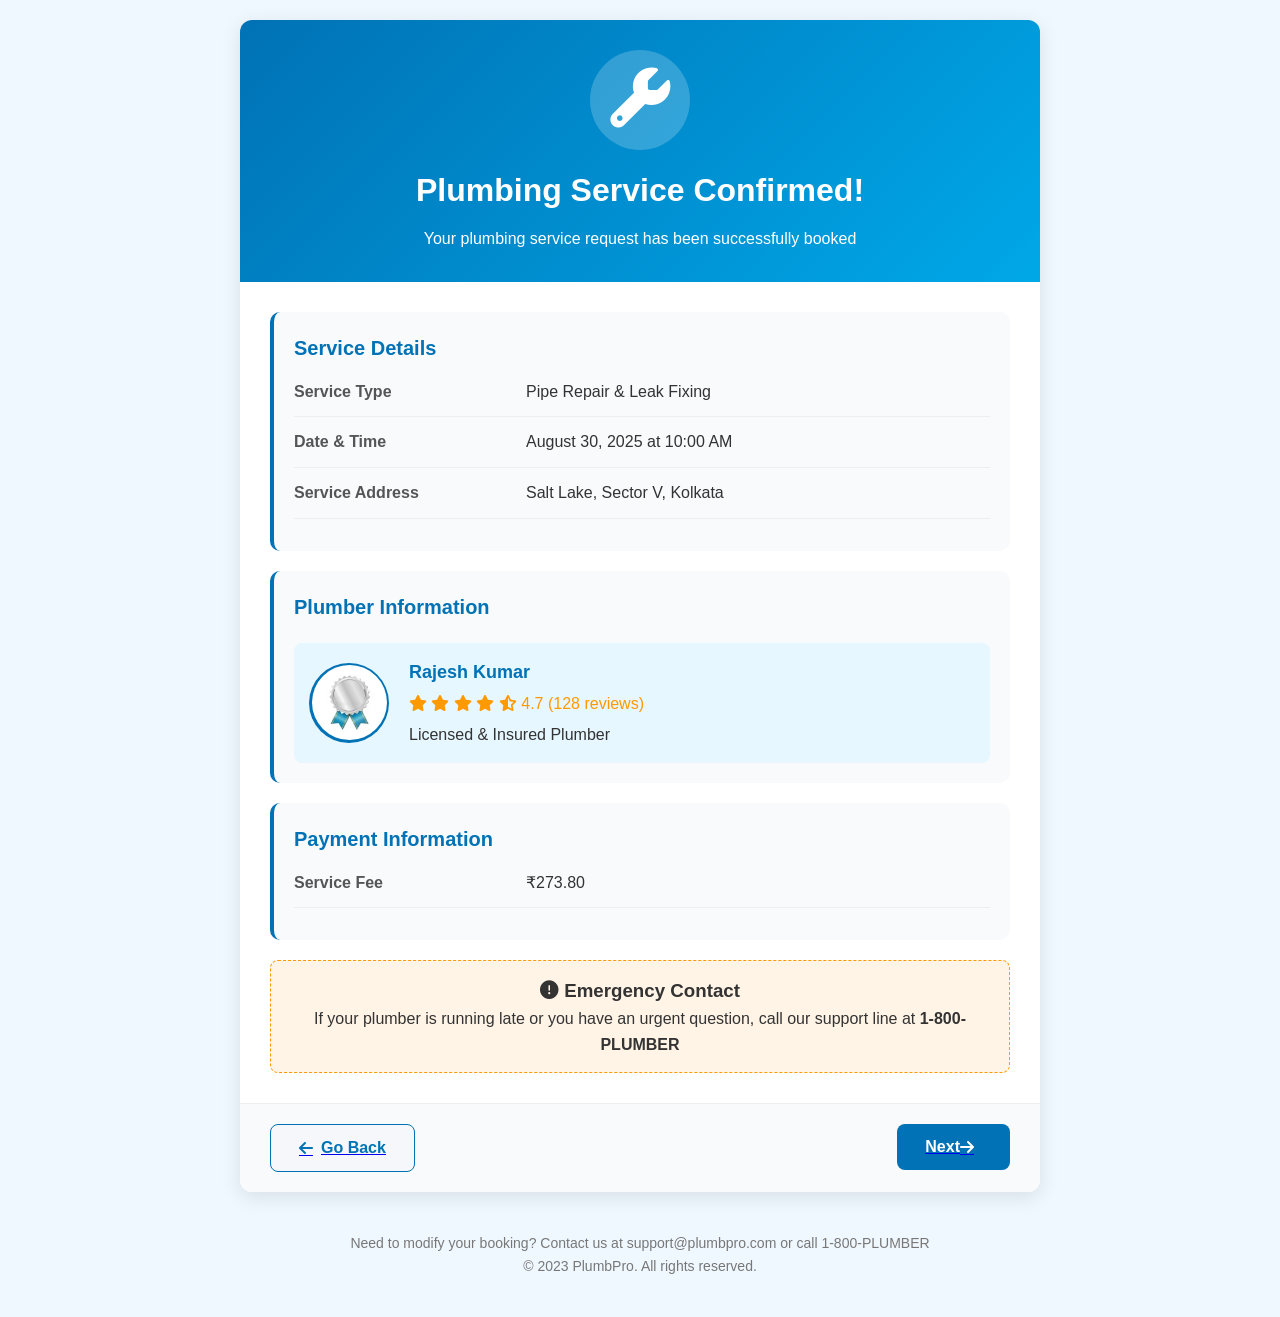
<file: booking-confirmed.html>
<!DOCTYPE html>
<html lang="en">
<head>
    <meta charset="UTF-8">
    <meta name="viewport" content="width=device-width, initial-scale=1.0">
    <title>Plumbing Service Booking Confirmed</title>
    <link rel="stylesheet" href="https://cdnjs.cloudflare.com/ajax/libs/font-awesome/6.4.0/css/all.min.css">
    <style>
        * {
            margin: 0;
            padding: 0;
            box-sizing: border-box;
            font-family: 'Segoe UI', Tahoma, Geneva, Verdana, sans-serif;
        }
        
        body {
            background-color: #f0f8ff;
            color: #333;
            line-height: 1.6;
            display: flex;
            flex-direction: column;
            min-height: 100vh;
            padding: 20px;
        }
        
        .container {
            max-width: 800px;
            margin: 0 auto;
            background: white;
            border-radius: 12px;
            box-shadow: 0 5px 20px rgba(0, 0, 0, 0.1);
            overflow: hidden;
        }
        
        header {
            background: linear-gradient(135deg, #0072b5, #00a8e8);
            color: white;
            padding: 30px;
            text-align: center;
        }
        
        .confirmation-icon {
            font-size: 60px;
            margin-bottom: 15px;
            color: #fff;
            background: rgba(255, 255, 255, 0.2);
            width: 100px;
            height: 100px;
            line-height: 100px;
            border-radius: 50%;
            display: inline-block;
            animation: pulse 1.5s infinite;
        }
        
        @keyframes pulse {
            0% { transform: scale(1); }
            50% { transform: scale(1.05); }
            100% { transform: scale(1); }
        }
        
        h1 {
            font-size: 32px;
            margin-bottom: 10px;
        }
        
        .booking-details {
            padding: 30px;
        }
        
        .detail-card {
            background: #f9fafc;
            border-radius: 10px;
            padding: 20px;
            margin-bottom: 20px;
            border-left: 4px solid #0072b5;
        }
        
        h2 {
            color: #0072b5;
            margin-bottom: 15px;
            font-size: 20px;
        }
        
        .detail-row {
            display: flex;
            margin-bottom: 12px;
            border-bottom: 1px solid #eee;
            padding-bottom: 12px;
        }
        
        .detail-label {
            flex: 1;
            font-weight: 600;
            color: #555;
        }
        
        .detail-value {
            flex: 2;
            color: #333;
        }
        
        .plumber-info {
            display: flex;
            align-items: center;
            margin-top: 20px;
            padding: 15px;
            background: #e6f7ff;
            border-radius: 8px;
        }
        
        .plumber-avatar {
            width: 80px;
            height: 80px;
            border-radius: 50%;
            background: #0072b5;
            color: white;
            display: flex;
            align-items: center;
            justify-content: center;
            font-size: 32px;
            margin-right: 20px;
        }
        
        .plumber-details {
            flex: 1;
        }
        
        .plumber-name {
            font-weight: 600;
            font-size: 18px;
            color: #0072b5;
        }
        
        .plumber-rating {
            color: #ff9900;
            margin: 5px 0;
        }
        
        .button-container {
            display: flex;
            justify-content: space-between;
            padding: 20px 30px;
            background: #f9fafc;
            border-top: 1px solid #eee;
        }
        
        .btn {
            padding: 14px 28px;
            border: none;
            border-radius: 8px;
            font-size: 16px;
            font-weight: 600;
            cursor: pointer;
            transition: all 0.3s ease;
            display: flex;
            align-items: center;
            justify-content: center;
        }
        .plumber-avatar-img{
                border-radius: 50%;
                width: 75px;
                height: 75px;
            }
        .btn-back {
            background: #f5f7fa;
            color: #0072b5;
            border: 1px solid #0072b5;
        }
        
        .btn-back:hover {
            background: #e8ebf3;
        }
        
        .btn-next {
            background: #0072b5;
            color: white;
        }
        
        .btn-next:hover {
            background: #005a8f;
            transform: translateY(-2px);
            box-shadow: 0 4px 8px rgba(0, 0, 0, 0.1);
        }
        
        .btn i {
            margin-right: 8px;
        }
        
        footer {
            text-align: center;
            padding: 20px;
            color: #777;
            font-size: 14px;
            margin-top: 20px;
        }
        
        .emergency-contact {
            text-align: center;
            padding: 15px;
            background: #fff4e6;
            border-radius: 8px;
            margin-top: 20px;
            border: 1px dashed #ff9900;
        }
        
        @media (max-width: 600px) {
            .detail-row {
                flex-direction: column;
            }
            
            .detail-label {
                margin-bottom: 5px;
            }
            
            .button-container {
                flex-direction: column;
                gap: 15px;
            }
            
            .btn {
                width: 100%;
            }
            
            .plumber-info {
                flex-direction: column;
                text-align: center;
            }
            
            .plumber-avatar {
                margin-right: 0;
                margin-bottom: 15px;
            }
            
        }
    </style>
</head>
<body>
    <div class="container">
        <header>
            <div class="confirmation-icon">
                <i class="fas fa-wrench"></i>
            </div>
            <h1>Plumbing Service Confirmed!</h1>
            <p>Your plumbing service request has been successfully booked</p>
        </header>
        
        <section class="booking-details">
            <div class="detail-card">
                <h2>Service Details</h2>
                <div class="detail-row">
                    <div class="detail-label">Service Type</div>
                    <div class="detail-value">Pipe Repair & Leak Fixing</div>
                </div>
                <div class="detail-row">
                    <div class="detail-label">Date & Time</div>
                    <div class="detail-value">August 30, 2025 at 10:00 AM</div>
                </div>
                <div class="detail-row">
                    <div class="detail-label">Service Address</div>
                    <div class="detail-value">Salt Lake, Sector V, Kolkata</div>
                </div>
            </div>
            
            <div class="detail-card">
                <h2>Plumber Information</h2>
                <div class="plumber-info">
                    <div class="plumber-avatar">
                        <img src="./silver.jpg" alt="" class="plumber-avatar-img"></i>
                    </div>
                    <div class="plumber-details">
                        <div class="plumber-name">Rajesh Kumar</div>
                        <div class="plumber-rating">
                            <i class="fas fa-star"></i>
                            <i class="fas fa-star"></i>
                            <i class="fas fa-star"></i>
                            <i class="fas fa-star"></i>
                            <i class="fas fa-star-half-alt"></i>
                            4.7 (128 reviews)
                        </div>
                        <div>Licensed & Insured Plumber</div>
                    </div>
                </div>
            </div>
            
            <div class="detail-card">
                <h2>Payment Information</h2>
                <div class="detail-row">
                    <div class="detail-label">Service Fee</div>
                    <div class="detail-value">₹273.80</div>
                </div>
                <!-- <div class="detail-row">
                    <div class="detail-label">Parts & Materials</div>
                    <div class="detail-value">Will be calculated after assessment</div>
                </div>
                <div class="detail-row">
                    <div class="detail-label">Payment Method</div>
                    <div class="detail-value">Credit Card (ending in 4567)</div>
                </div> -->
            </div>
            
            <div class="emergency-contact">
                <h3><i class="fas fa-exclamation-circle"></i> Emergency Contact</h3>
                <p>If your plumber is running late or you have an urgent question, call our support line at <strong>1-800-PLUMBER</strong></p>
            </div>
        </section>
        
        <div class="button-container">
           <a href="./book-service.html"> <button class="btn btn-back" onclick="goBack()">
                <i class="fas fa-arrow-left"></i> Go Back
            </button></a>
            <a href="./tracking.html">
                <button class="btn btn-next" onclick="proceedNext()">
                Next <i class="fas fa-arrow-right"></i>
            </button>
            </a>
        </div>
    </div>
    
    <footer>
        <p>Need to modify your booking? Contact us at support@plumbpro.com or call 1-800-PLUMBER</p>
        <p>© 2023 PlumbPro. All rights reserved.</p>
    </footer>

    <script>
        function goBack() {
            // In a real application, this would take the user to the previous page
            alert('Going back to service selection...');
            // window.history.back(); // Uncomment for real implementation
        }
        
        function proceedNext() {
            // In a real application, this would proceed to the next step
            alert('Proceeding to service details...');
            // window.location.href = 'service-details.html'; // Uncomment for real implementation
        }
    </script>
</body>
</html>
</file>
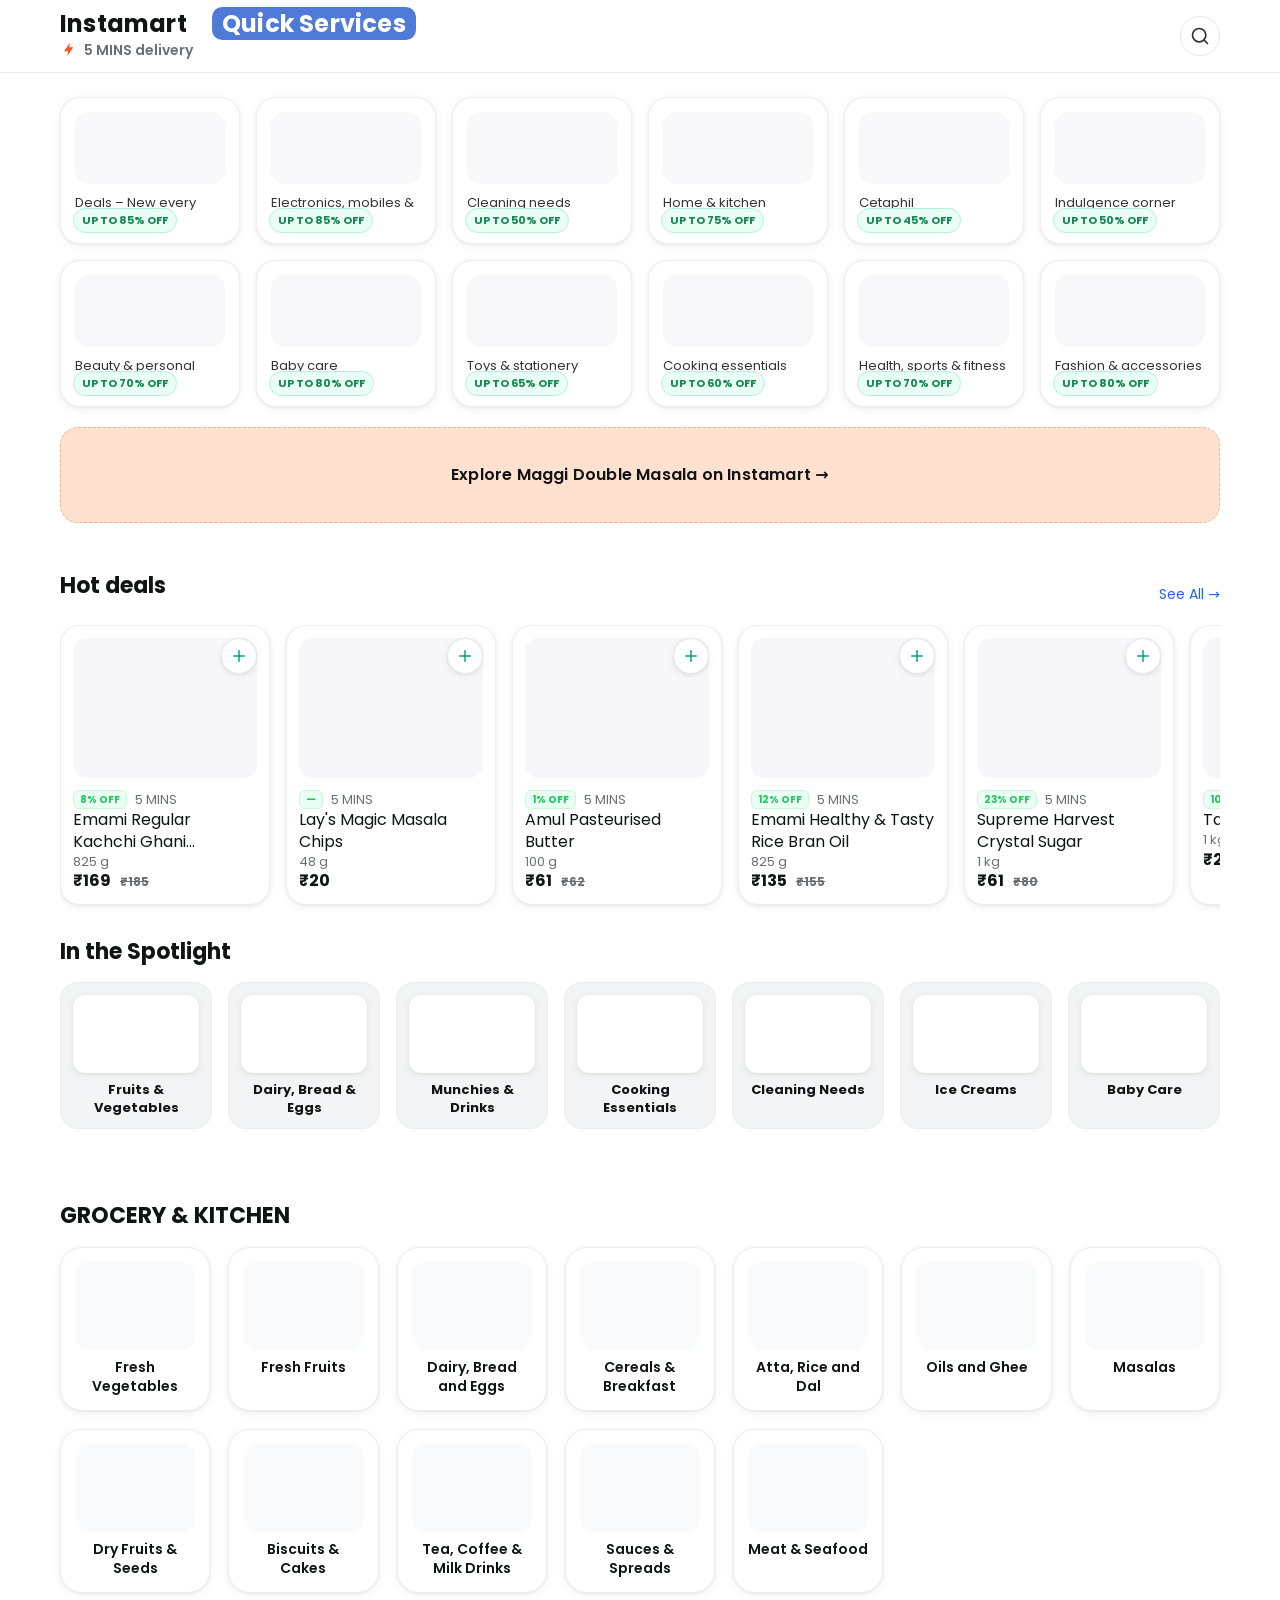
<file: home.html>
<!DOCTYPE html>
<html lang="en">

<head>
    <meta charset="utf-8" />
    <meta name="viewport" content="width=device-width, initial-scale=1" />
    <title>Instamart – Demo Clone</title>
    <link rel="preconnect" href="https://fonts.googleapis.com  ">
    <link rel="preconnect" href="https://fonts.gstatic.com  " crossorigin>
    <link href="https://fonts.googleapis.com/css2?family=Poppins:wght@400;500;600;700&display=swap" rel="stylesheet">
    <style>
        :root {
            --bg: #ffffff;
            --text: #111315;
            --muted: #6b6f76;
            --card: #f8f8fa;
            --chip: #f3f4f6;
            --accent: #00a082;
            /* teal-ish add button */
            --brand: #f05a28;
            /* bolt */
            --ring: rgba(0, 0, 0, .08);
            --shadow: 0 2px 10px rgba(0, 0, 0, .06), 0 1px 3px rgba(0, 0, 0, .06);
            --radius: 16px;
        }

        * {
            box-sizing: border-box
        }

        html,
        body {
            height: 100%
        }

        body {
            margin: 0;
            background: var(--bg);
            color: var(--text);
            font-family: Poppins, system-ui, -apple-system, Segoe UI, Roboto, Helvetica, Arial, sans-serif;
            line-height: 1.35;
        }

        .container {
            max-width: 1200px;
            margin: 0 auto;
            padding: 0 20px
        }

        /* Header */
        header {
            position: sticky;
            top: 0;
            z-index: 50;
            background: var(--bg);
            border-bottom: 1px solid #eee
        }

        .header-wrap {
            display: flex;
            align-items: center;
            gap: 16px;
            height: 72px
        }

        .logo {
            font-weight: 700;
            font-size: 24px;
            letter-spacing: .2px
        }

        .bolt {
            display: inline-flex;
            align-items: center;
            gap: 8px;
            font-weight: 600;
            color: var(--muted);
            font-size: 14px
        }

        .bolt svg {
            width: 16px;
            height: 16px;
            color: var(--brand)
        }

        .spacer {
            flex: 1
        }

        .search-btn {
            width: 40px;
            height: 40px;
            border-radius: 999px;
            display: grid;
            place-items: center;
            border: 1px solid #e6e6e6;
            background: #fff
        }

        .search-btn svg {
            width: 20px;
            height: 20px;
            color: #333
        }

        /* Top category grid */
        .section {
            padding: 24px 0
        }

        .section h2 {
            font-size: 22px;
            margin: 0 0 16px
        }

        .top-grid {
            display: grid;
            grid-template-columns: repeat(6, 1fr);
            gap: 16px
        }

        @media (max-width:1000px) {
            .top-grid {
                grid-template-columns: repeat(4, 1fr)
            }
        }

        @media (max-width:700px) {
            .top-grid {
                grid-template-columns: repeat(3, 1fr)
            }
        }

        @media (max-width:480px) {
            .top-grid {
                grid-template-columns: repeat(2, 1fr)
            }
        }

        .cat-card {
            background: #fff;
            border: 1px solid #eee;
            border-radius: 20px;
            padding: 14px;
            box-shadow: var(--shadow);
            position: relative;
            transition: transform .15s ease, box-shadow .15s ease
        }

        .cat-card:hover {
            transform: translateY(-2px);
            box-shadow: 0 6px 22px rgba(0, 0, 0, .08)
        }

        .cat-img {
            height: 72px;
            background: linear-gradient(180deg, #f8fafc, #eef2f7);
            border-radius: 14px;
            margin-bottom: 10px
        }

        .cat-title {
            font-size: 13px;
            color: #333
        }

        .discount {
            position: absolute;
            bottom: 10px;
            left: 12px;
            background: #e9fff6;
            color: #198754;
            border: 1px solid #b7f0d9;
            font-size: 11px;
            font-weight: 700;
            padding: 4px 8px;
            border-radius: 999px
        }

        /* Banner */
        .banner {
            background: #ffe1cf;
            border-radius: 18px;
            height: 96px;
            display: flex;
            align-items: center;
            justify-content: center;
            font-weight: 600;
            letter-spacing: .2px;
            border: 1px dashed #f3b292
        }

        /* Hot deals carousel */
        .row-between {
            display: flex;
            align-items: center;
            justify-content: space-between
        }

        .strip {
            position: relative
        }

        .rail {
            display: flex;
            gap: 16px;
            overflow: auto;
            scroll-snap-type: x mandatory;
            padding-bottom: 8px
        }

        .rail::-webkit-scrollbar {
            height: 8px
        }

        .rail::-webkit-scrollbar-thumb {
            background: #e5e7eb;
            border-radius: 999px
        }

        .deal-card {
            min-width: 210px;
            background: #fff;
            border: 1px solid #eee;
            border-radius: 20px;
            padding: 12px;
            scroll-snap-align: start;
            box-shadow: var(--shadow);
            position: relative
        }

        .deal-img {
            height: 140px;
            border-radius: 14px;
            background: linear-gradient(180deg, #f7f7fb, #eef2f7)
        }

        .deal-meta {
            display: flex;
            align-items: center;
            gap: 8px;
            margin-top: 12px
        }

        .tag {
            font-size: 10px;
            font-weight: 700;
            color: #22c55e;
            background: #eafff3;
            border: 1px solid #c9f7d7;
            padding: 2px 6px;
            border-radius: 6px
        }

        .plus {
            position: absolute;
            right: 12px;
            top: 12px;
            width: 36px;
            height: 36px;
            background: #fff;
            border: 1px solid #e5e7eb;
            border-radius: 999px;
            display: grid;
            place-items: center;
            box-shadow: var(--shadow);
            cursor: pointer
        }

        .plus svg {
            width: 18px;
            height: 18px;
            color: var(--accent)
        }

        .price {
            font-weight: 700
        }

        .mrp {
            color: var(--muted);
            text-decoration: line-through;
            margin-left: 6px;
            font-size: 12px
        }

        .see-all {
            font-size: 14px;
            color: #2563eb;
            text-decoration: none
        }

        /* Spotlight chips */
        .chips {
            display: grid;
            grid-template-columns: repeat(7, 1fr);
            gap: 16px
        }

        @media (max-width:1000px) {
            .chips {
                grid-template-columns: repeat(5, 1fr)
            }
        }

        @media (max-width:700px) {
            .chips {
                grid-template-columns: repeat(3, 1fr)
            }
        }

        .chip {
            background: var(--chip);
            border: 1px solid #ececec;
            border-radius: 18px;
            padding: 12px;
            text-align: center
        }

        .chip .thumb {
            height: 78px;
            background: #fff;
            border-radius: 12px;
            box-shadow: var(--shadow);
            margin-bottom: 8px
        }

        .chip b {
            display: block;
            font-size: 13px
        }

        /* Grocery & Kitchen */
        .gk-grid {
            display: grid;
            grid-template-columns: repeat(7, 1fr);
            gap: 18px
        }

        @media (max-width:1200px) {
            .gk-grid {
                grid-template-columns: repeat(6, 1fr)
            }
        }

        @media (max-width:1000px) {
            .gk-grid {
                grid-template-columns: repeat(5, 1fr)
            }
        }

        @media (max-width:800px) {
            .gk-grid {
                grid-template-columns: repeat(3, 1fr)
            }
        }

        @media (max-width:520px) {
            .gk-grid {
                grid-template-columns: repeat(2, 1fr)
            }
        }

        .gk-card {
            background: #fff;
            border: 1px solid #eee;
            border-radius: 22px;
            padding: 14px;
            box-shadow: var(--shadow);
            text-align: center;
            transition: transform .15s
        }

        .gk-card:hover {
            transform: translateY(-2px)
        }

        .gk-thumb {
            height: 88px;
            border-radius: 14px;
            background: linear-gradient(180deg, #f8fafc, #eef2f7);
            margin-bottom: 8px
        }

        .gk-card .label {
            font-weight: 600;
            font-size: 14px
        }

        /* tiny helpers */
        .sub {
            font-size: 13px;
            color: var(--muted)
        }

        .mt-8 {
            margin-top: 8px
        }

        .mt-16 {
            margin-top: 16px
        }

        .mt-20 {
            margin-top: 20px
        }

        .mt-24 {
            margin-top: 24px
        }
    </style>
</head>

<body>
    <header>
        <div class="container header-wrap">
            <div>
                <div class="logo">Instamart <b style="border-radius: 10px;padding-left: 10px;padding-right: 10px;color: white; background-color: #4f7ad8;margin-left: 20px;">Quick Services</b></div>
                <div class="bolt">
                    <svg viewBox="0 0 24 24" fill="currentColor" aria-hidden="true">
                        <path d="M11 21 20 8h-6l1-7-9 13h6l-1 7z" />
                    </svg>
                    5 MINS delivery
                </div>
            </div>
            <div class="spacer"></div>
            <button class="search-btn" aria-label="Search">
                <svg viewBox="0 0 24 24" fill="none" stroke="currentColor" stroke-width="2" stroke-linecap="round"
                    stroke-linejoin="round">
                    <circle cx="11" cy="11" r="8"></circle>
                    <path d="M21 21l-4.3-4.3"></path>
                </svg>
            </button>
        </div>
    </header>

    <main class="container">
        <!-- Top categories grid (screenshot #1) -->
        <section class="section">
            <div class="top-grid">
                <!-- Repeat 12 tiles to mimic Instamart header tiles -->
                <div class="cat-card">
                    <div class="cat-img"></div>
                    <div class="cat-title">Deals – New every hour</div><span class="discount">UP TO 85% OFF</span>
                </div>
                <div class="cat-card">
                    <div class="cat-img"></div>
                    <div class="cat-title">Electronics, mobiles & more</div><span class="discount">UP TO 85% OFF</span>
                </div>
                <div class="cat-card">
                    <div class="cat-img"></div>
                    <div class="cat-title">Cleaning needs</div><span class="discount">UP TO 50% OFF</span>
                </div>
                <div class="cat-card">
                    <div class="cat-img"></div>
                    <div class="cat-title">Home & kitchen</div><span class="discount">UP TO 75% OFF</span>
                </div>
                <div class="cat-card">
                    <div class="cat-img"></div>
                    <div class="cat-title">Cetaphil</div><span class="discount">UP TO 45% OFF</span>
                </div>
                <div class="cat-card">
                    <div class="cat-img"></div>
                    <div class="cat-title">Indulgence corner</div><span class="discount">UP TO 50% OFF</span>
                </div>
                <div class="cat-card">
                    <div class="cat-img"></div>
                    <div class="cat-title">Beauty & personal care</div><span class="discount">UP TO 70% OFF</span>
                </div>
                <div class="cat-card">
                    <div class="cat-img"></div>
                    <div class="cat-title">Baby care</div><span class="discount">UP TO 80% OFF</span>
                </div>
                <div class="cat-card">
                    <div class="cat-img"></div>
                    <div class="cat-title">Toys & stationery</div><span class="discount">UP TO 65% OFF</span>
                </div>
                <div class="cat-card">
                    <div class="cat-img"></div>
                    <div class="cat-title">Cooking essentials</div><span class="discount">UP TO 60% OFF</span>
                </div>
                <div class="cat-card">
                    <div class="cat-img"></div>
                    <div class="cat-title">Health, sports & fitness</div><span class="discount">UP TO 70% OFF</span>
                </div>
                <div class="cat-card">
                    <div class="cat-img"></div>
                    <div class="cat-title">Fashion & accessories</div><span class="discount">UP TO 80% OFF</span>
                </div>
            </div>
            <div class="banner mt-20">Explore Maggi Double Masala on Instamart →</div>
        </section>

        <!-- Hot deals strip (screenshot #2) -->
        <section class="section">
            <div class="row-between">
                <h2>Hot deals</h2>
                <a class="see-all" href="#">See All →</a>
            </div>
            <div class="strip mt-8">
                <div class="rail" id="rail">
                    <!-- Several product cards -->
                    <article class="deal-card">
                        <div class="plus" title="Add">
                            <svg viewBox="0 0 24 24" fill="none" stroke="currentColor" stroke-width="2"
                                stroke-linecap="round" stroke-linejoin="round">
                                <path d="M12 5v14M5 12h14" />
                            </svg>
                        </div>
                        <div class="deal-img"></div>
                        <div class="deal-meta"><span class="tag">8% OFF</span><span class="sub">5 MINS</span></div>
                        <div class="title">Emami Regular Kachchi Ghani...</div>
                        <div class="sub">825 g</div>
                        <div class="price">₹169 <span class="mrp">₹185</span></div>
                    </article>

                    <article class="deal-card">
                        <div class="plus" title="Add">
                            <svg viewBox="0 0 24 24" fill="none" stroke="currentColor" stroke-width="2"
                                stroke-linecap="round" stroke-linejoin="round">
                                <path d="M12 5v14M5 12h14" />
                            </svg>
                        </div>
                        <div class="deal-img"></div>
                        <div class="deal-meta"><span class="tag">—</span><span class="sub">5 MINS</span></div>
                        <div class="title">Lay's Magic Masala Chips</div>
                        <div class="sub">48 g</div>
                        <div class="price">₹20</div>
                    </article>

                    <article class="deal-card">
                        <div class="plus" title="Add">
                            <svg viewBox="0 0 24 24" fill="none" stroke="currentColor" stroke-width="2"
                                stroke-linecap="round" stroke-linejoin="round">
                                <path d="M12 5v14M5 12h14" />
                            </svg>
                        </div>
                        <div class="deal-img"></div>
                        <div class="deal-meta"><span class="tag">1% OFF</span><span class="sub">5 MINS</span></div>
                        <div class="title">Amul Pasteurised Butter</div>
                        <div class="sub">100 g</div>
                        <div class="price">₹61 <span class="mrp">₹62</span></div>
                    </article>

                    <article class="deal-card">
                        <div class="plus" title="Add">
                            <svg viewBox="0 0 24 24" fill="none" stroke="currentColor" stroke-width="2"
                                stroke-linecap="round" stroke-linejoin="round">
                                <path d="M12 5v14M5 12h14" />
                            </svg>
                        </div>
                        <div class="deal-img"></div>
                        <div class="deal-meta"><span class="tag">12% OFF</span><span class="sub">5 MINS</span></div>
                        <div class="title">Emami Healthy & Tasty Rice Bran Oil</div>
                        <div class="sub">825 g</div>
                        <div class="price">₹135 <span class="mrp">₹155</span></div>
                    </article>

                    <article class="deal-card">
                        <div class="plus" title="Add">
                            <svg viewBox="0 0 24 24" fill="none" stroke="currentColor" stroke-width="2"
                                stroke-linecap="round" stroke-linejoin="round">
                                <path d="M12 5v14M5 12h14" />
                            </svg>
                        </div>
                        <div class="deal-img"></div>
                        <div class="deal-meta"><span class="tag">23% OFF</span><span class="sub">5 MINS</span></div>
                        <div class="title">Supreme Harvest Crystal Sugar</div>
                        <div class="sub">1 kg</div>
                        <div class="price">₹61 <span class="mrp">₹80</span></div>
                    </article>

                    <article class="deal-card">
                        <div class="plus" title="Add">
                            <svg viewBox="0 0 24 24" fill="none" stroke="currentColor" stroke-width="2"
                                stroke-linecap="round" stroke-linejoin="round">
                                <path d="M12 5v14M5 12h14" />
                            </svg>
                        </div>
                        <div class="deal-img"></div>
                        <div class="deal-meta"><span class="tag">10% OFF</span><span class="sub">5 MINS</span></div>
                        <div class="title">Tata Salt, Iodised</div>
                        <div class="sub">1 kg</div>
                        <div class="price">₹27 <span class="mrp">₹30</span></div>
                    </article>

                    <article class="deal-card">
                        <div class="plus" title="Add">
                            <svg viewBox="0 0 24 24" fill="none" stroke="currentColor" stroke-width="2"
                                stroke-linecap="round" stroke-linejoin="round">
                                <path d="M12 5v14M5 12h14" />
                            </svg>
                        </div>
                        <div class="deal-img"></div>
                        <div class="deal-meta"><span class="tag">53% OFF</span><span class="sub">5 MINS</span></div>
                        <div class="title">Potato (Aloo)</div>
                        <div class="sub">1 kg</div>
                        <div class="price">₹19 <span class="mrp">₹41</span></div>
                    </article>
                </div>
            </div>

            <div class="section">
                <h2>In the Spotlight</h2>
                <div class="chips mt-16">
                    <div class="chip">
                        <div class="thumb"></div><b>Fruits & Vegetables</b>
                    </div>
                    <div class="chip">
                        <div class="thumb"></div><b>Dairy, Bread & Eggs</b>
                    </div>
                    <div class="chip">
                        <div class="thumb"></div><b>Munchies & Drinks</b>
                    </div>
                    <div class="chip">
                        <div class="thumb"></div><b>Cooking Essentials</b>
                    </div>
                    <div class="chip">
                        <div class="thumb"></div><b>Cleaning Needs</b>
                    </div>
                    <div class="chip">
                        <div class="thumb"></div><b>Ice Creams</b>
                    </div>
                    <div class="chip">
                        <div class="thumb"></div><b>Baby Care</b>
                    </div>
                </div>
            </div>
        </section>

        <!-- Grocery & Kitchen (screenshot #3) -->
        <section class="section">
            <h2>GROCERY & KITCHEN</h2>
            <div class="gk-grid mt-16">
                <div class="gk-card">
                    <div class="gk-thumb"></div>
                    <div class="label">Fresh Vegetables</div>
                </div>
                <div class="gk-card">
                    <div class="gk-thumb"></div>
                    <div class="label">Fresh Fruits</div>
                </div>
                <div class="gk-card">
                    <div class="gk-thumb"></div>
                    <div class="label">Dairy, Bread and Eggs</div>
                </div>
                <div class="gk-card">
                    <div class="gk-thumb"></div>
                    <div class="label">Cereals & Breakfast</div>
                </div>
                <div class="gk-card">
                    <div class="gk-thumb"></div>
                    <div class="label">Atta, Rice and Dal</div>
                </div>
                <div class="gk-card">
                    <div class="gk-thumb"></div>
                    <div class="label">Oils and Ghee</div>
                </div>
                <div class="gk-card">
                    <div class="gk-thumb"></div>
                    <div class="label">Masalas</div>
                </div>
                <div class="gk-card">
                    <div class="gk-thumb"></div>
                    <div class="label">Dry Fruits & Seeds</div>
                </div>
                <div class="gk-card">
                    <div class="gk-thumb"></div>
                    <div class="label">Biscuits & Cakes</div>
                </div>
                <div class="gk-card">
                    <div class="gk-thumb"></div>
                    <div class="label">Tea, Coffee & Milk Drinks</div>
                </div>
                <div class="gk-card">
                    <div class="gk-thumb"></div>
                    <div class="label">Sauces & Spreads</div>
                </div>
                <div class="gk-card">
                    <div class="gk-thumb"></div>
                    <div class="label">Meat & Seafood</div>
                </div>
            </div>
        </section>
    </main>

    <script>
        // Keyboard navigation for carousel
        const rail = document.getElementById('rail');
        document.addEventListener('keydown', (e) => {
            if (['ArrowRight', 'ArrowLeft'].includes(e.key)) {
                rail.scrollBy({ left: e.key === 'ArrowRight' ? 260 : -260, behavior: 'smooth' });
            }
        });

        // === IMAGE MAP ===
        // Realistic product/category images from Unsplash (free to use)
        const images = {
            categories: [
                'https://images.unsplash.com/photo-1542838132-92c53300491e?crop=entropy&cs=tinysrgb&fit=max&fm=jpg&h=200&ixid=MnwxfDB8MXxyYW5kb218MHx8vegetables,fruits|grocery|fresh|food|produce&dpr=1&w=300',
                'https://images.unsplash.com/photo-1498049794561-7780e7231661?q=80&w=1170&auto=format&fit=crop&ixlib=rb-4.1.0&ixid=M3wxMjA3fDB8MHxwaG90by1wYWdlfHx8fGVufDB8fHx8fA%3D%3D',
                'https://images.unsplash.com/photo-1585421514284-efb74c2b69ba?q=80&w=1170&auto=format&fit=crop&ixlib=rb-4.1.0&ixid=M3wxMjA3fDB8MHxwaG90by1wYWdlfHx8fGVufDB8fHx8fA%3D%3D',
                'https://images.unsplash.com/photo-1519750783826-e2420f4d687f?crop=entropy&cs=tinysrgb&fit=max&fm=jpg&h=200&ixid=MnwxfDB8MXxyYW5kb218MHx8kitchen|utensils|home|cookware&dpr=1&w=300',
                'https://images.unsplash.com/photo-1643747238009-6863ea63e78d?q=80&w=1117&auto=format&fit=crop&ixlib=rb-4.1.0&ixid=M3wxMjA3fDB8MHxwaG90by1wYWdlfHx8fGVufDB8fHx8fA%3D%3D',
                'https://images.unsplash.com/photo-1565958011703-44f9829ba187?crop=entropy&cs=tinysrgb&fit=max&fm=jpg&h=200&ixid=MnwxfDB8MXxyYW5kb218MHx8chocolates|snacks|treats&dpr=1&w=300',
                'https://images.unsplash.com/photo-1602585578130-c9076e09330d?q=80&w=687&auto=format&fit=crop&ixlib=rb-4.1.0&ixid=M3wxMjA3fDB8MHxwaG90by1wYWdlfHx8fGVufDB8fHx8fA%3D%3D',
                'https://images.unsplash.com/photo-1491013516836-7db643ee125a?q=80&w=1025&auto=format&fit=crop&ixlib=rb-4.1.0&ixid=M3wxMjA3fDB8MHxwaG90by1wYWdlfHx8fGVufDB8fHx8fA%3D%3D',
                'https://images.unsplash.com/photo-1555448049-67b919120e75?q=80&w=1170&auto=format&fit=crop&ixlib=rb-4.1.0&ixid=M3wxMjA3fDB8MHxwaG90by1wYWdlfHx8fGVufDB8fHx8fA%3D%3D',
                'https://plus.unsplash.com/premium_photo-1726743707863-e6a862465664?q=80&w=1170&auto=format&fit=crop&ixlib=rb-4.1.0&ixid=M3wxMjA3fDB8MHxwaG90by1wYWdlfHx8fGVufDB8fHx8fA%3D%3D',
                'https://images.unsplash.com/photo-1709315859957-3b3583bf364c?q=80&w=1170&auto=format&fit=crop&ixlib=rb-4.1.0&ixid=M3wxMjA3fDB8MHxwaG90by1wYWdlfHx8fGVufDB8fHx8fA%3D%3D',
                'https://images.unsplash.com/photo-1523381210434-271e8be1f52b?crop=entropy&cs=tinysrgb&fit=max&fm=jpg&h=200&ixid=MnwxfDB8MXxyYW5kb218MHx8fashion|clothing|accessories&dpr=1&w=300'
            ],
            deals: [
                'https://images.unsplash.com/photo-1720468750623-39e9a09f5067?q=80&w=764&auto=format&fit=crop&ixlib=rb-4.1.0&ixid=M3wxMjA3fDB8MHxwaG90by1wYWdlfHx8fGVufDB8fHx8fA%3D%3D',
                'https://images.unsplash.com/photo-1741520149946-d2e652514b5a?q=80&w=694&auto=format&fit=crop&ixlib=rb-4.1.0&ixid=M3wxMjA3fDB8MHxwaG90by1wYWdlfHx8fGVufDB8fHx8fA%3D%3D',
                'https://plus.unsplash.com/premium_photo-1700440539081-ce9b10dece22?q=80&w=1170&auto=format&fit=crop&ixlib=rb-4.1.0&ixid=M3wxMjA3fDB8MHxwaG90by1wYWdlfHx8fGVufDB8fHx8fA%3D%3D',
                'https://plus.unsplash.com/premium_photo-1664391616054-1671f1b7f75d?q=80&w=778&auto=format&fit=crop&ixlib=rb-4.1.0&ixid=M3wxMjA3fDB8MHxwaG90by1wYWdlfHx8fGVufDB8fHx8fA%3D%3D',
                'https://plus.unsplash.com/premium_photo-1675855748229-a9de9f1ed214?q=80&w=687&auto=format&fit=crop&ixlib=rb-4.1.0&ixid=M3wxMjA3fDB8MHxwaG90by1wYWdlfHx8fGVufDB8fHx8fA%3D%3D',
                'https://images.unsplash.com/photo-1583832277339-91225387fc20?crop=entropy&cs=tinysrgb&fit=max&fm=jpg&h=200&ixid=MnwxfDB8MXxyYW5kb218MHx8salt|tata|iodised&dpr=1&w=300',
                'https://images.unsplash.com/photo-1587202372616-d8e0ef8f2c6b?crop=entropy&cs=tinysrgb&fit=max&fm=jpg&h=200&ixid=MnwxfDB8MXxyYW5kb218MHx8potato|aloo|vegetable&dpr=1&w=300'
            ],
            spotlight: [
                'https://images.unsplash.com/photo-1587314120477-885d157e8847?crop=entropy&cs=tinysrgb&fit=max&fm=jpg&h=100&ixid=MnwxfDB8MXxyYW5kb218MHx8fruits|vegetables|fresh&dpr=1&w=150',
                'https://images.unsplash.com/photo-1550259979-e0424f392948?crop=entropy&cs=tinysrgb&fit=max&fm=jpg&h=100&ixid=MnwxfDB8MXxyYW5kb218MHx8dairy|milk|eggs|bread&dpr=1&w=150',
                'https://images.unsplash.com/photo-1596462500382-fc8a0a36ebf6?crop=entropy&cs=tinysrgb&fit=max&fm=jpg&h=100&ixid=MnwxfDB8MXxyYW5kb218MHx8snacks|chips|drinks|beverages&dpr=1&w=150',
                'https://images.unsplash.com/photo-1600014363104-dc910438c995?crop=entropy&cs=tinysrgb&fit=max&fm=jpg&h=100&ixid=MnwxfDB8MXxyYW5kb218MHx8cooking|essentials|spices|oil&dpr=1&w=150',
                'https://images.unsplash.com/photo-1584132967447-6c577d5baca8?crop=entropy&cs=tinysrgb&fit=max&fm=jpg&h=100&ixid=MnwxfDB8MXxyYW5kb218MHx8cleaning|supplies|home|care&dpr=1&w=150',
                'https://images.unsplash.com/photo-1579809633699-1c4d9a00926f?crop=entropy&cs=tinysrgb&fit=max&fm=jpg&h=100&ixid=MnwxfDB8MXxyYW5kb218MHx8ice|cream|dessert&dpr=1&w=150',
                'https://images.unsplash.com/photo-1587049352851-8d4e89133925?crop=entropy&cs=tinysrgb&fit=max&fm=jpg&h=100&ixid=MnwxfDB8MXxyYW5kb218MHx8baby|care|products&dpr=1&w=150'
            ],
            grocery: [
                'https://images.unsplash.com/photo-1587269503643-958e089265fd?crop=entropy&cs=tinysrgb&fit=max&fm=jpg&h=100&ixid=MnwxfDB8MXxyYW5kb218MHx8vegetables|fresh|produce&dpr=1&w=150',
                'https://images.unsplash.com/photo-1587314120477-885d157e8847?crop=entropy&cs=tinysrgb&fit=max&fm=jpg&h=100&ixid=MnwxfDB8MXxyYW5kb218MHx8fruits|fresh|apples|oranges&dpr=1&w=150',
                'https://images.unsplash.com/photo-1550259979-e0424f392948?crop=entropy&cs=tinysrgb&fit=max&fm=jpg&h=100&ixid=MnwxfDB8MXxyYW5kb218MHx8dairy|eggs|bread|milk&dpr=1&w=150',
                'https://images.unsplash.com/photo-1595433371598-9f236fed9d70?crop=entropy&cs=tinysrgb&fit=max&fm=jpg&h=100&ixid=MnwxfDB8MXxyYW5kb218MHx8cereal|breakfast|oats&dpr=1&w=150',
                'https://images.unsplash.com/photo-1615887027588-8582a71c9887?crop=entropy&cs=tinysrgb&fit=max&fm=jpg&h=100&ixid=MnwxfDB8MXxyYW5kb218MHx8atta|rail|dal|wheat&dpr=1&w=150',
                'https://images.unsplash.com/photo-1605994003448-4a23d7c7c8e3?crop=entropy&cs=tinysrgb&fit=max&fm=jpg&h=100&ixid=MnwxfDB8MXxyYW5kb218MHx8oil|ghee|cooking&dpr=1&w=150',
                'https://images.unsplash.com/photo-1596462502278-27bfdc403348?crop=entropy&cs=tinysrgb&fit=max&fm=jpg&h=100&ixid=MnwxfDB8MXxyYW5kb218MHx8masalas|spices|turmeric&dpr=1&w=150',
                'https://images.unsplash.com/photo-1587288958563-3114682378f0?crop=entropy&cs=tinysrgb&fit=max&fm=jpg&h=100&ixid=MnwxfDB8MXxyYW5kb218MHx8dry|fruits|nuts|almonds&dpr=1&w=150',
                'https://images.unsplash.com/photo-1544988405-09edf898224f?crop=entropy&cs=tinysrgb&fit=max&fm=jpg&h=100&ixid=MnwxfDB8MXxyYW5kb218MHx8biscuits|cookies|snacks&dpr=1&w=150',
                'https://images.unsplash.com/photo-1584586491367-d651bc06500e?crop=entropy&cs=tinysrgb&fit=max&fm=jpg&h=100&ixid=MnwxfDB8MXxyYW5kb218MHx8tea|coffee|drink&dpr=1&w=150',
                'https://images.unsplash.com/photo-1595422624304-5ec9d9b7d7c7c?crop=entropy&cs=tinysrgb&fit=max&fm=jpg&h=100&ixid=MnwxfDB8MXxyYW5kb218MHx8sauces|ketchup|spreads&dpr=1&w=150',
                'https://images.unsplash.com/photo-1565299585902-73054e895c31?crop=entropy&cs=tinysrgb&fit=max&fm=jpg&h=100&ixid=MnwxfDB8MXxyYW5kb218MHx8meat|chicken|seafood&dpr=1&w=150'
            ]
        };

        // === Apply Images Dynamically ===
        document.querySelectorAll('.cat-img').forEach((el, i) => {
            if (images.categories[i]) {
                el.style.backgroundImage = `url(${images.categories[i]})`;
                el.style.backgroundSize = 'cover';
                el.style.backgroundPosition = 'center';
                el.style.backgroundColor = '#f8f8fa';
            }
        });

        document.querySelectorAll('.deal-img').forEach((el, i) => {
            if (images.deals[i]) {
                el.style.backgroundImage = `url(${images.deals[i]})`;
                el.style.backgroundSize = 'cover';
                el.style.backgroundPosition = 'center';
                el.style.backgroundColor = '#f7f7fb';
            }
        });

        document.querySelectorAll('.chip .thumb').forEach((el, i) => {
            if (images.spotlight[i]) {
                el.style.backgroundImage = `url(${images.spotlight[i]})`;
                el.style.backgroundSize = 'cover';
                el.style.backgroundPosition = 'center';
                el.style.backgroundColor = '#fff';
            }
        });

        document.querySelectorAll('.gk-thumb').forEach((el, i) => {
            if (images.grocery[i]) {
                el.style.backgroundImage = `url(${images.grocery[i]})`;
                el.style.backgroundSize = 'cover';
                el.style.backgroundPosition = 'center';
                el.style.backgroundColor = '#f8fafc';
            }
        });
    </script>
</body>

</html>
</file>
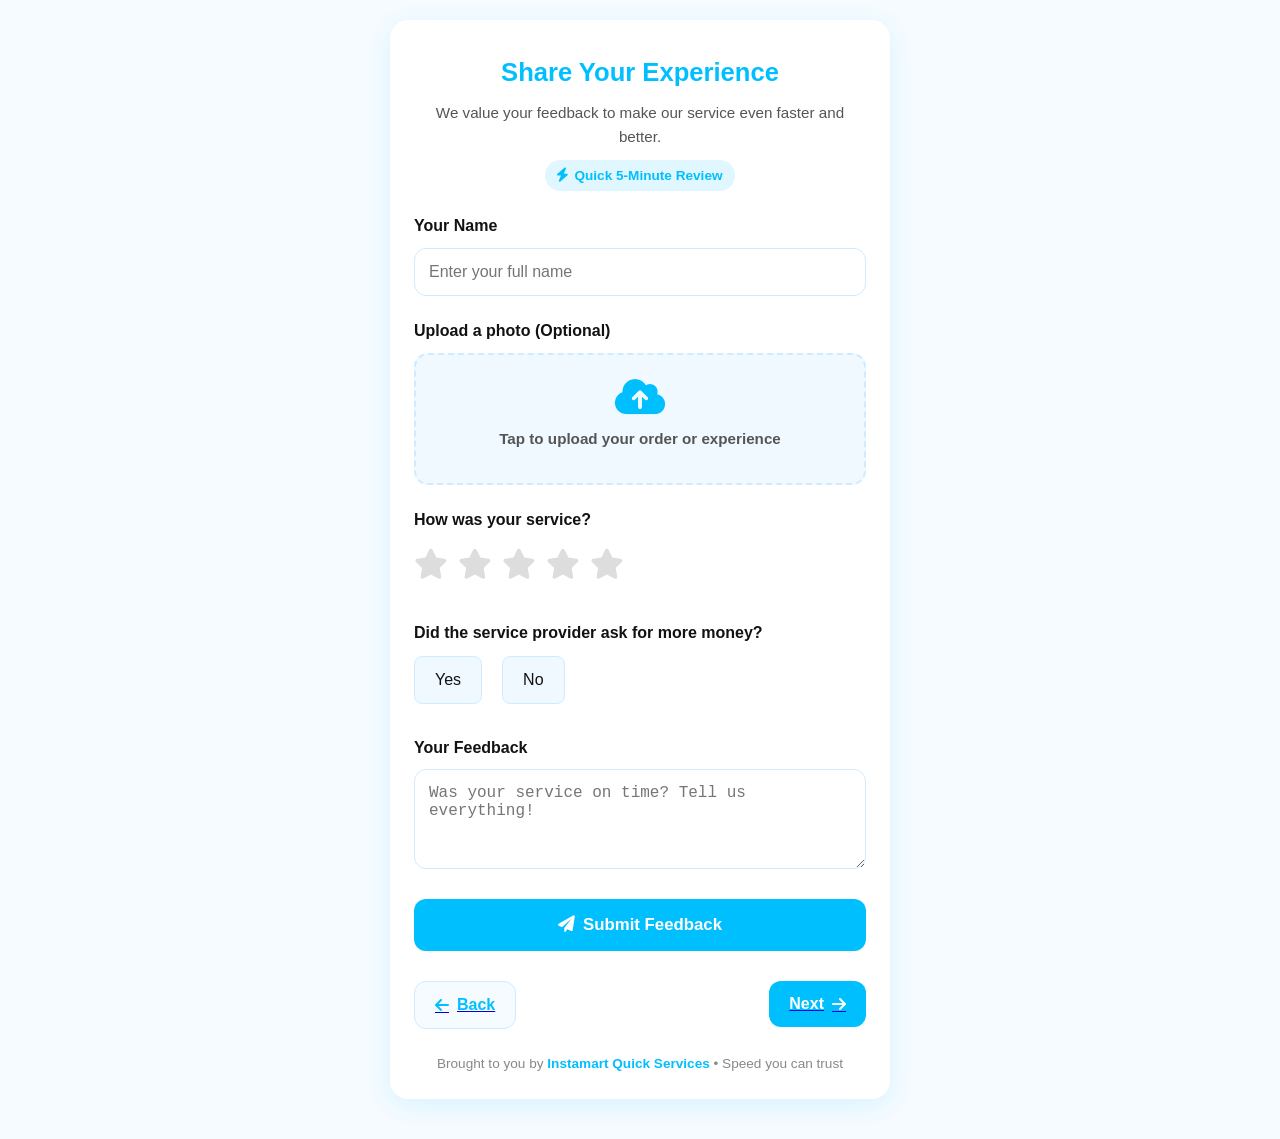
<file: review.html>
<!DOCTYPE html>
<html lang="en">

<head>
    <meta charset="UTF-8" />
    <meta name="viewport" content="width=device-width, initial-scale=1.0" />
    <title>Review | Instamart Quick Service</title>
    <link rel="stylesheet" href="https://cdnjs.cloudflare.com/ajax/libs/font-awesome/6.0.0/css/all.min.css" />
    <style>
        /* Reset & Base */
        * {
            margin: 0;
            padding: 0;
            box-sizing: border-box;
        }

        body {
            font-family: 'Segoe UI', -apple-system, BlinkMacSystemFont, 'Roboto', sans-serif;
            background-color: #f5fbff;
            color: #121212;
            line-height: 1.6;
            display: flex;
            flex-direction: column;
            min-height: 100vh;
            padding: 20px;
        }

        .page-container {
            display: flex;
            flex-direction: column;
            min-height: 100vh;
            max-width: 500px;
            margin: 0 auto;
        }

        .container {
            flex: 1;
            padding: 24px;
            background: #fff;
            border-radius: 18px;
            box-shadow: 0 6px 24px rgba(0, 191, 255, 0.12);
            margin-bottom: 20px;
        }

        /* Header */
        .header {
            text-align: center;
            margin-bottom: 22px;
        }

        .header h1 {
            font-size: 1.6rem;
            font-weight: 700;
            color: #00BFFF;
            margin: 8px 0;
        }

        .header p {
            font-size: 0.95rem;
            color: #555;
        }

        .badge {
            display: inline-flex;
            align-items: center;
            background: #e0f7ff;
            color: #00BFFF;
            font-size: 0.85rem;
            font-weight: 600;
            padding: 5px 12px;
            border-radius: 20px;
            margin-top: 10px;
            gap: 6px;
        }

        .badge i {
            font-size: 0.9rem;
        }

        /* Form Styles */
        .form-group {
            margin-bottom: 22px;
        }

        label {
            display: block;
            font-size: 1rem;
            font-weight: 600;
            color: #121212;
            margin-bottom: 9px;
        }

        input[type="text"],
        textarea {
            width: 100%;
            padding: 14px;
            border: 1px solid #d0ebff;
            border-radius: 12px;
            font-size: 1rem;
            outline: none;
            transition: all 0.2s;
        }

        input:focus,
        textarea:focus {
            border-color: #00BFFF;
            box-shadow: 0 0 0 3px rgba(0, 191, 255, 0.2);
        }

        textarea {
            min-height: 100px;
            resize: vertical;
        }

        /* Star Rating */
        .rating {
            display: flex;
            gap: 10px;
            margin-top: 6px;
        }

        .rating input {
            display: none;
        }

        .rating label {
            font-size: 30px;
            color: #ddd;
            cursor: pointer;
            transition: all 0.2s;
        }

        .rating label:hover,
        .rating label:hover~label,
        .rating input:checked~label {
            color: #00BFFF;
            transform: scale(1.15);
        }

        /* Upload Area */
        .upload-area {
            border: 2px dashed #d0ebff;
            border-radius: 14px;
            padding: 22px 16px;
            text-align: center;
            cursor: pointer;
            transition: all 0.3s;
            background-color: #f0f9ff;
        }

        .upload-area:hover {
            border-color: #00BFFF;
            background-color: #e6f4ff;
        }

        .upload-area i {
            font-size: 40px;
            color: #00BFFF;
            margin-bottom: 10px;
        }

        .upload-area p {
            font-size: 0.95rem;
            color: #555;
        }

        .upload-area input {
            display: none;
        }

        .uploaded-filename {
            margin-top: 10px;
            font-size: 0.92rem;
            color: #00BFFF;
            font-weight: 600;
        }

        /* Extra Money Question */
        .more-money {
            display: flex;
            gap: 20px;
            margin-top: 10px;
        }

        .more-money input[type="radio"] {
            display: none;
        }

        .more-money label {
            display: inline-block;
            padding: 10px 20px;
            background: #f0f9ff;
            border: 1px solid #d0ebff;
            border-radius: 8px;
            cursor: pointer;
            transition: all 0.2s;
            font-weight: normal;
        }

        .more-money input[type="radio"]:checked+label {
            background: #00BFFF;
            color: white;
            border-color: #00BFFF;
        }

        /* Navigation Buttons */
        .navigation-buttons {
            display: flex;
            justify-content: space-between;
            margin-top: 30px;
            gap: 15px;
        }

        .nav-btn {
            padding: 14px 20px;
            border: none;
            border-radius: 12px;
            font-size: 1rem;
            font-weight: 600;
            cursor: pointer;
            transition: all 0.3s;
            display: flex;
            align-items: center;
            justify-content: center;
            gap: 8px;
        }

        .btn-back {
            background: #f5fbff;
            color: #00BFFF;
            border: 1px solid #d0ebff;
        }

        .btn-back:hover {
            background: #e0f7ff;
        }

        .btn-next {
            background: #00BFFF;
            color: white;
        }

        .btn-next:hover {
            background: #00a3db;
            transform: translateY(-2px);
            box-shadow: 0 4px 8px rgba(0, 191, 255, 0.3);
        }

        /* Submit Button */
        .submit-btn {
            background-color: #00BFFF;
            color: white;
            border: none;
            padding: 16px;
            font-size: 1.05rem;
            font-weight: 600;
            border-radius: 12px;
            width: 100%;
            cursor: pointer;
            transition: background 0.3s, transform 0.2s;
            display: flex;
            align-items: center;
            justify-content: center;
            gap: 8px;
            margin-top: 20px;
        }

        .submit-btn:hover {
            background-color: #00a3db;
            transform: translateY(-2px);
        }

        .submit-btn:active {
            transform: translateY(0);
        }

        /* Footer */
        .footer {
            text-align: center;
            margin-top: 24px;
            color: #888;
            font-size: 0.85rem;
        }

        .footer strong {
            color: #00BFFF;
        }
    </style>
</head>

<body>

    <div class="page-container">
        <div class="container">
            <!-- Header -->
            <div class="header">
                <h1>Share Your Experience</h1>
                <p>We value your feedback to make our service even faster and better.</p>
                <div class="badge">
                    <i class="fas fa-bolt"></i> Quick 5-Minute Review
                </div>
            </div>

            <!-- Review Form -->
            <form id="reviewForm" enctype="multipart/form-data">
                <!-- Name -->
                <div class="form-group">
                    <label for="name">Your Name</label>
                    <input type="text" id="name" name="name" placeholder="Enter your full name" required />
                </div>

                <!-- Upload Photo -->
                <div class="form-group">
                    <label>Upload a photo (Optional)</label>
                    <label for="file-upload" class="upload-area">
                        <i class="fas fa-cloud-upload-alt"></i>
                        <p>Tap to upload your order or experience</p>
                        <input type="file" id="file-upload" name="reviewImage" accept="image/*" />
                        <div id="filename" class="uploaded-filename"></div>
                    </label>
                </div>

                <!-- Rating -->
                <div class="form-group">
                    <label>How was your service?</label>
                    <div class="rating">
                        <input type="radio" id="star5" name="rating" value="5" required />
                        <label for="star5"><i class="fas fa-star"></i></label>
                        <input type="radio" id="star4" name="rating" value="4" />
                        <label for="star4"><i class="fas fa-star"></i></label>
                        <input type="radio" id="star3" name="rating" value="3" />
                        <label for="star3"><i class="fas fa-star"></i></label>
                        <input type="radio" id="star2" name="rating" value="2" />
                        <label for="star2"><i class="fas fa-star"></i></label>
                        <input type="radio" id="star1" name="rating" value="1" />
                        <label for="star1"><i class="fas fa-star"></i></label>
                    </div>
                </div>

                <!-- Extra Money Question -->
                <div class="form-group">
                    <label>Did the service provider ask for more money?</label>
                    <div class="more-money">
                        <input type="radio" id="yes" name="extra_money" value="yes" required>
                        <label for="yes">Yes</label>

                        <input type="radio" id="no" name="extra_money" value="no">
                        <label for="no">No</label>
                    </div>
                </div>

                <!-- Review Text -->
                <div class="form-group">
                    <label for="review">Your Feedback</label>
                    <textarea id="review" name="review" placeholder="Was your service on time? Tell us everything!"
                        required></textarea>
                </div>

                <!-- Submit Button -->
                <button type="submit" class="submit-btn">
                    <i class="fas fa-paper-plane"></i> Submit Feedback
                </button>
            </form>

            <!-- Navigation Buttons -->
            <div class="navigation-buttons">
                <a href="./tracking.html"> <button class="nav-btn btn-back" onclick="goBack()">
                    <i class="fas fa-arrow-left"></i> Back
                </button></a>               
                <a href="./index.html"><button class="nav-btn btn-next" onclick="goNext()">
                    Next <i class="fas fa-arrow-right"></i>
                </button></a>
            </div>

            <!-- Footer -->
            <div class="footer">
                Brought to you by <strong>Instamart Quick Services</strong> • Speed you can trust
            </div>
        </div>
    </div>

    <!-- Script to show filename -->
    <script>
        document.getElementById('file-upload')?.addEventListener('change', function (e) {
            const file = e.target.files[0];
            const filenameEl = document.getElementById('filename');
            filenameEl.textContent = file ? `📎 ${file.name}` : '';
        });

        // Navigation functions
        function goBack() {
            alert('Going back to previous page...');
            // In a real application: window.history.back() or specific navigation
        }

        function goNext() {
            alert('Proceeding to next step...');
            // In a real application: window.location.href = 'next-page.html'
        }

        // Form submission
        document.getElementById('reviewForm').addEventListener('submit', function(e) {
            e.preventDefault();
            alert('Thank you for your feedback! Your review has been submitted.');
            // In a real application: submit form data to server
        });
    </script>

</body>

</html>
</file>
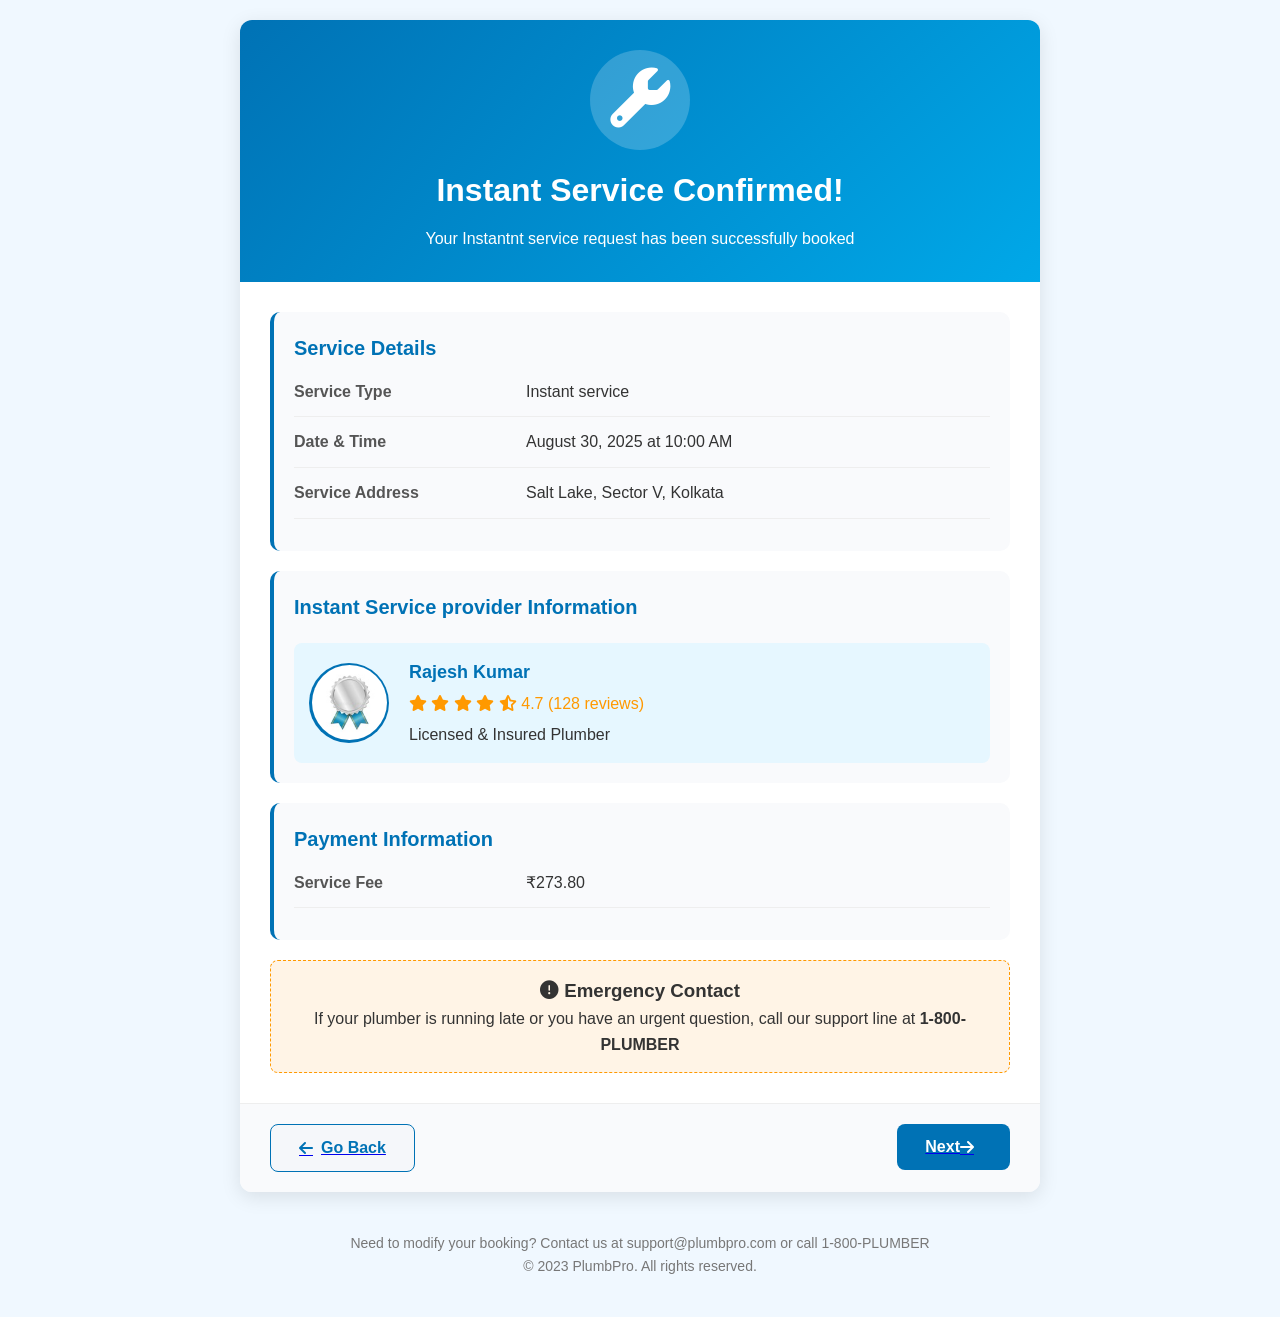
<file: service-booking.html>
<!DOCTYPE html>
<html lang="en">
<head>
    <meta charset="UTF-8">
    <meta name="viewport" content="width=device-width, initial-scale=1.0">
    <title>Plumbing Service Booking Confirmed</title>
    <link rel="stylesheet" href="https://cdnjs.cloudflare.com/ajax/libs/font-awesome/6.4.0/css/all.min.css">
    <style>
        * {
            margin: 0;
            padding: 0;
            box-sizing: border-box;
            font-family: 'Segoe UI', Tahoma, Geneva, Verdana, sans-serif;
        }
        
        body {
            background-color: #f0f8ff;
            color: #333;
            line-height: 1.6;
            display: flex;
            flex-direction: column;
            min-height: 100vh;
            padding: 20px;
        }
        
        .container {
            max-width: 800px;
            margin: 0 auto;
            background: white;
            border-radius: 12px;
            box-shadow: 0 5px 20px rgba(0, 0, 0, 0.1);
            overflow: hidden;
        }
        
        header {
            background: linear-gradient(135deg, #0072b5, #00a8e8);
            color: white;
            padding: 30px;
            text-align: center;
        }
        
        .confirmation-icon {
            font-size: 60px;
            margin-bottom: 15px;
            color: #fff;
            background: rgba(255, 255, 255, 0.2);
            width: 100px;
            height: 100px;
            line-height: 100px;
            border-radius: 50%;
            display: inline-block;
            animation: pulse 1.5s infinite;
        }
        
        @keyframes pulse {
            0% { transform: scale(1); }
            50% { transform: scale(1.05); }
            100% { transform: scale(1); }
        }
        
        h1 {
            font-size: 32px;
            margin-bottom: 10px;
        }
        
        .booking-details {
            padding: 30px;
        }
        
        .detail-card {
            background: #f9fafc;
            border-radius: 10px;
            padding: 20px;
            margin-bottom: 20px;
            border-left: 4px solid #0072b5;
        }
        
        h2 {
            color: #0072b5;
            margin-bottom: 15px;
            font-size: 20px;
        }
        
        .detail-row {
            display: flex;
            margin-bottom: 12px;
            border-bottom: 1px solid #eee;
            padding-bottom: 12px;
        }
        
        .detail-label {
            flex: 1;
            font-weight: 600;
            color: #555;
        }
        
        .detail-value {
            flex: 2;
            color: #333;
        }
        
        .plumber-info {
            display: flex;
            align-items: center;
            margin-top: 20px;
            padding: 15px;
            background: #e6f7ff;
            border-radius: 8px;
        }
        
        .plumber-avatar {
            width: 80px;
            height: 80px;
            border-radius: 50%;
            background: #0072b5;
            color: white;
            display: flex;
            align-items: center;
            justify-content: center;
            font-size: 32px;
            margin-right: 20px;
        }
        
        .plumber-details {
            flex: 1;
        }
        
        .plumber-name {
            font-weight: 600;
            font-size: 18px;
            color: #0072b5;
        }
        
        .plumber-rating {
            color: #ff9900;
            margin: 5px 0;
        }
        
        .button-container {
            display: flex;
            justify-content: space-between;
            padding: 20px 30px;
            background: #f9fafc;
            border-top: 1px solid #eee;
        }
        
        .btn {
            padding: 14px 28px;
            border: none;
            border-radius: 8px;
            font-size: 16px;
            font-weight: 600;
            cursor: pointer;
            transition: all 0.3s ease;
            display: flex;
            align-items: center;
            justify-content: center;
        }
        .plumber-avatar-img{
                border-radius: 50%;
                width: 75px;
                height: 75px;
            }
        .btn-back {
            background: #f5f7fa;
            color: #0072b5;
            border: 1px solid #0072b5;
        }
        
        .btn-back:hover {
            background: #e8ebf3;
        }
        
        .btn-next {
            background: #0072b5;
            color: white;
        }
        
        .btn-next:hover {
            background: #005a8f;
            transform: translateY(-2px);
            box-shadow: 0 4px 8px rgba(0, 0, 0, 0.1);
        }
        
        .btn i {
            margin-right: 8px;
        }
        
        footer {
            text-align: center;
            padding: 20px;
            color: #777;
            font-size: 14px;
            margin-top: 20px;
        }
        
        .emergency-contact {
            text-align: center;
            padding: 15px;
            background: #fff4e6;
            border-radius: 8px;
            margin-top: 20px;
            border: 1px dashed #ff9900;
        }
        
        @media (max-width: 600px) {
            .detail-row {
                flex-direction: column;
            }
            
            .detail-label {
                margin-bottom: 5px;
            }
            
            .button-container {
                flex-direction: column;
                gap: 15px;
            }
            
            .btn {
                width: 100%;
            }
            
            .plumber-info {
                flex-direction: column;
                text-align: center;
            }
            
            .plumber-avatar {
                margin-right: 0;
                margin-bottom: 15px;
            }
            
        }
    </style>
</head>
<body>
    <div class="container">
        <header>
            <div class="confirmation-icon">
                <i class="fas fa-wrench"></i>
            </div>
            <h1>Instant Service Confirmed!</h1>
            <p>Your Instantnt service request has been successfully booked</p>
        </header>
        
        <section class="booking-details">
            <div class="detail-card">
                <h2>Service Details</h2>
                <div class="detail-row">
                    <div class="detail-label">Service Type</div>
                    <div class="detail-value">Instant service</div>
                </div>
                <div class="detail-row">
                    <div class="detail-label">Date & Time</div>
                    <div class="detail-value">August 30, 2025 at 10:00 AM</div>
                </div>
                <div class="detail-row">
                    <div class="detail-label">Service Address</div>
                    <div class="detail-value">Salt Lake, Sector V, Kolkata</div>
                </div>
            </div>
            
            <div class="detail-card">
                <h2>Instant Service provider Information</h2>
                <div class="plumber-info">
                    <div class="plumber-avatar">
                        <img src="./silver.jpg" alt="" class="plumber-avatar-img"></i>
                    </div>
                    <div class="plumber-details">
                        <div class="plumber-name">Rajesh Kumar</div>
                        <div class="plumber-rating">
                            <i class="fas fa-star"></i>
                            <i class="fas fa-star"></i>
                            <i class="fas fa-star"></i>
                            <i class="fas fa-star"></i>
                            <i class="fas fa-star-half-alt"></i>
                            4.7 (128 reviews)
                        </div>
                        <div>Licensed & Insured Plumber</div>
                    </div>
                </div>
            </div>
            
            <div class="detail-card">
                <h2>Payment Information</h2>
                <div class="detail-row">
                    <div class="detail-label">Service Fee</div>
                    <div class="detail-value">₹273.80</div>
                </div>
                <!-- <div class="detail-row">
                    <div class="detail-label">Parts & Materials</div>
                    <div class="detail-value">Will be calculated after assessment</div>
                </div>
                <div class="detail-row">
                    <div class="detail-label">Payment Method</div>
                    <div class="detail-value">Credit Card (ending in 4567)</div>
                </div> -->
            </div>
            
            <div class="emergency-contact">
                <h3><i class="fas fa-exclamation-circle"></i> Emergency Contact</h3>
                <p>If your plumber is running late or you have an urgent question, call our support line at <strong>1-800-PLUMBER</strong></p>
            </div>
        </section>
        
        <div class="button-container">
           <a href="./book-service.html"> <button class="btn btn-back" onclick="goBack()">
                <i class="fas fa-arrow-left"></i> Go Back
            </button></a>
            <a href="./tracking.html">
                <button class="btn btn-next" onclick="proceedNext()">
                Next <i class="fas fa-arrow-right"></i>
            </button>
            </a>
        </div>
    </div>
    
    <footer>
        <p>Need to modify your booking? Contact us at support@plumbpro.com or call 1-800-PLUMBER</p>
        <p>© 2023 PlumbPro. All rights reserved.</p>
    </footer>

    <script>
        function goBack() {
            // In a real application, this would take the user to the previous page
            alert('Going back to service selection...');
            // window.history.back(); // Uncomment for real implementation
        }
        
        function proceedNext() {
            // In a real application, this would proceed to the next step
            alert('Proceeding to service details...');
            // window.location.href = 'service-details.html'; // Uncomment for real implementation
        }
    </script>
</body>
</html>
</file>
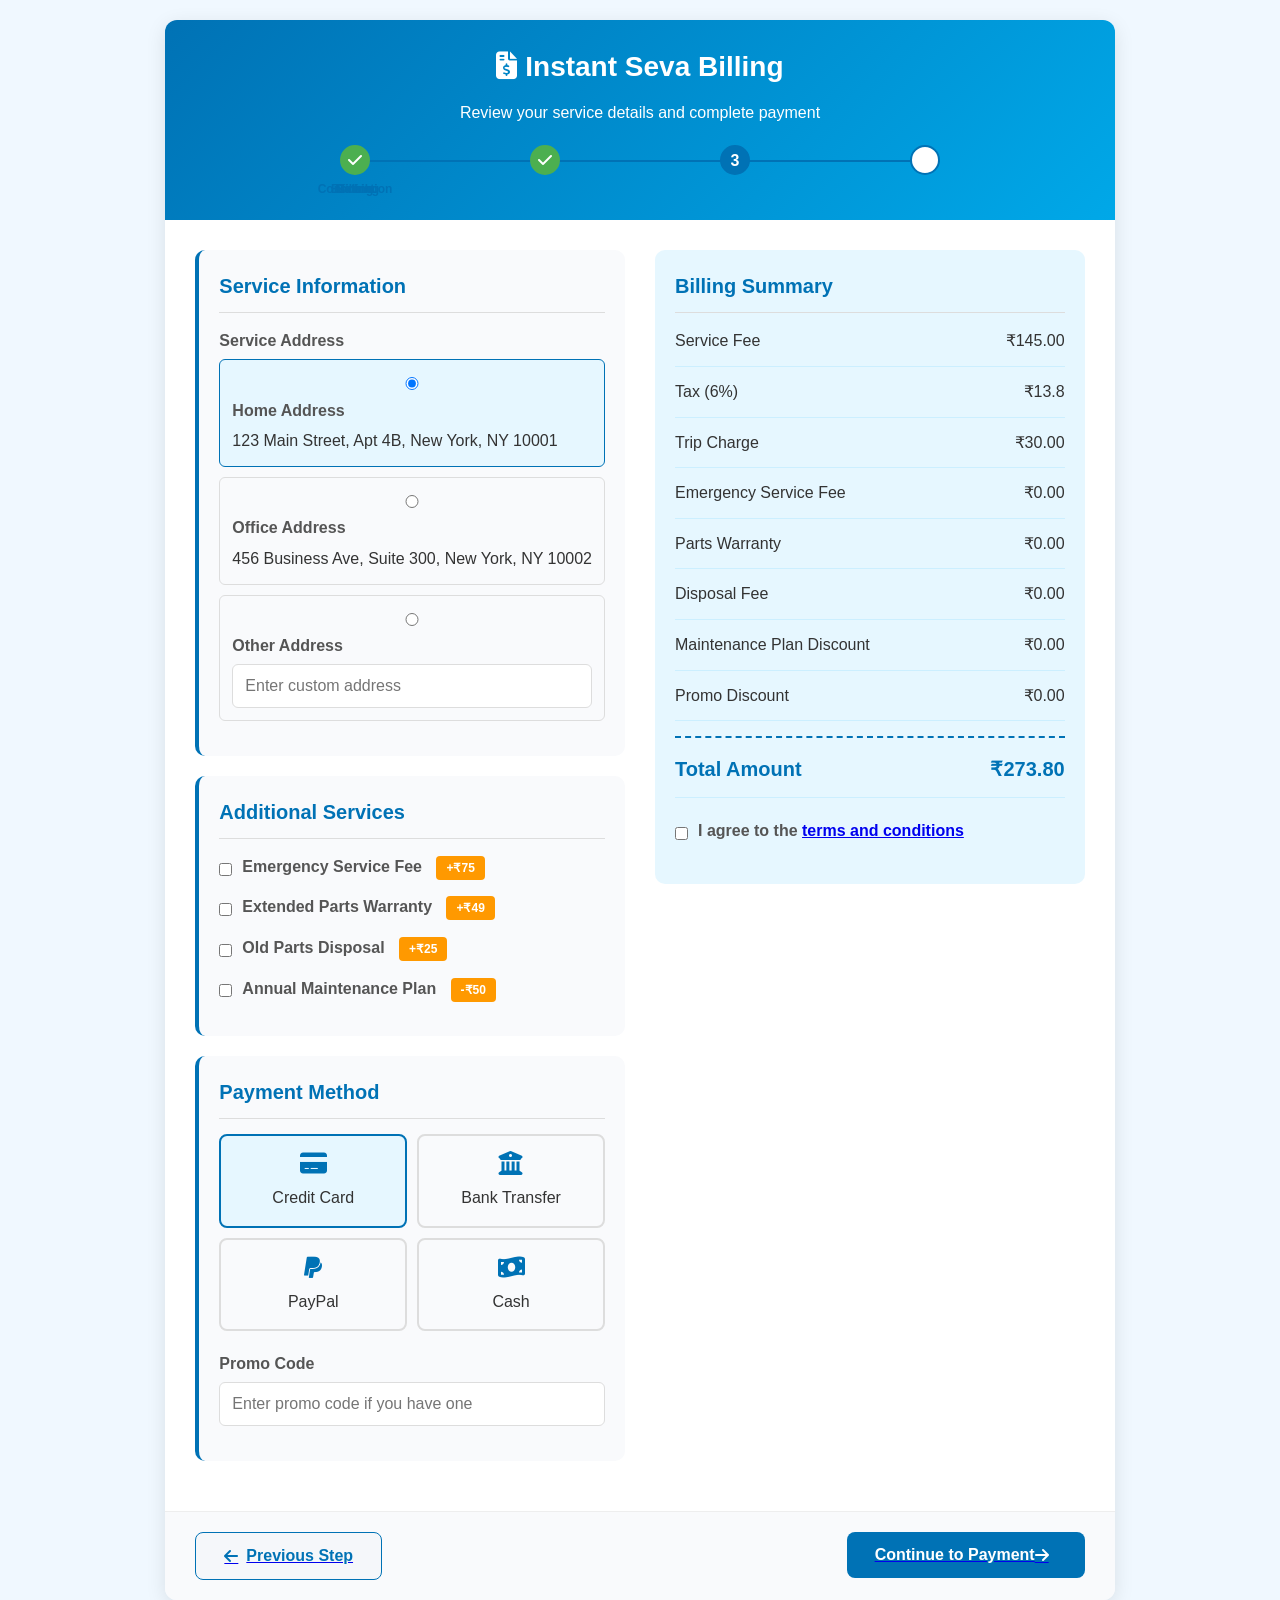
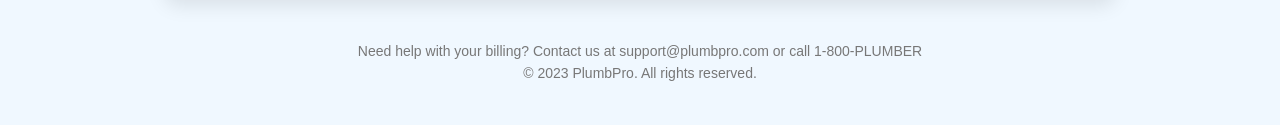
<file: service.html>
<!DOCTYPE html>
<html lang="en">
<head>
    <meta charset="UTF-8">
    <meta name="viewport" content="width=device-width, initial-scale=1.0">
    <title>Instant Seva Billing</title>
    <link rel="stylesheet" href="https://cdnjs.cloudflare.com/ajax/libs/font-awesome/6.4.0/css/all.min.css">
    <style>
        * {
            margin: 0;
            padding: 0;
            box-sizing: border-box;
            font-family: 'Segoe UI', Tahoma, Geneva, Verdana, sans-serif;
        }
        
        body {
            background-color: #f0f8ff;
            color: #333;
            line-height: 1.6;
            display: flex;
            flex-direction: column;
            min-height: 100vh;
            padding: 20px;
        }
        
        .container {
            max-width: 1000px;
            margin: 0 auto;
            background: white;
            border-radius: 12px;
            box-shadow: 0 5px 20px rgba(0, 0, 0, 0.1);
            overflow: hidden;
        }
        
        header {
            background: linear-gradient(135deg, #0072b5, #00a8e8);
            color: white;
            padding: 25px;
            text-align: center;
        }
        
        h1 {
            font-size: 28px;
            margin-bottom: 10px;
        }
        
        .progress-bar {
            display: flex;
            justify-content: space-between;
            margin: 20px auto;
            max-width: 600px;
            position: relative;
        }
        
        .progress-step {
            width: 30px;
            height: 30px;
            border-radius: 50%;
            background: #fff;
            display: flex;
            align-items: center;
            justify-content: center;
            font-weight: bold;
            z-index: 2;
            border: 2px solid #0072b5;
        }
        
        .progress-step.active {
            background: #0072b5;
            color: white;
        }
        
        .progress-step.completed {
            background: #4caf50;
            color: white;
            border-color: #4caf50;
        }
        
        .progress-bar::before {
            content: '';
            position: absolute;
            top: 15px;
            left: 0;
            width: 100%;
            height: 2px;
            background: #0072b5;
            z-index: 1;
        }
        
        .step-label {
            position: absolute;
            top: 35px;
            font-size: 12px;
            color: #0072b5;
            width: 80px;
            left: -25px;
            text-align: center;
        }
        
        .billing-content {
            padding: 30px;
            display: grid;
            grid-template-columns: 1fr 1fr;
            gap: 30px;
        }
        
        @media (max-width: 768px) {
            .billing-content {
                grid-template-columns: 1fr;
            }
        }
        
        .form-section {
            background: #f9fafc;
            border-radius: 10px;
            padding: 20px;
            margin-bottom: 20px;
            border-left: 4px solid #0072b5;
        }
        
        h2 {
            color: #0072b5;
            margin-bottom: 15px;
            font-size: 20px;
            padding-bottom: 10px;
            border-bottom: 1px solid #ddd;
        }
        
        .form-group {
            margin-bottom: 15px;
        }
        
        label {
            display: block;
            margin-bottom: 5px;
            font-weight: 600;
            color: #555;
        }
        
        select, input, textarea {
            width: 100%;
            padding: 12px;
            border: 1px solid #ddd;
            border-radius: 6px;
            font-size: 16px;
        }
        
        .checkbox-group {
            display: flex;
            align-items: center;
            margin-bottom: 10px;
        }
        
        .checkbox-group input {
            width: auto;
            margin-right: 10px;
        }
        
        .service-option {
            display: flex;
            justify-content: space-between;
            margin-bottom: 10px;
            padding: 10px;
            background: #fff;
            border-radius: 6px;
            border: 1px solid #eee;
        }
        
        .service-option:hover {
            border-color: #0072b5;
        }
        
        .summary-section {
            background: #e6f7ff;
            border-radius: 10px;
            padding: 20px;
            height: fit-content;
            position: sticky;
            top: 20px;
        }
        
        .summary-item {
            display: flex;
            justify-content: space-between;
            margin-bottom: 12px;
            padding-bottom: 12px;
            border-bottom: 1px solid #ccefff;
        }
        
        .total {
            font-size: 20px;
            font-weight: 700;
            color: #0072b5;
            margin-top: 15px;
            padding-top: 15px;
            border-top: 2px dashed #0072b5;
        }
        
        .payment-options {
            display: grid;
            grid-template-columns: 1fr 1fr;
            gap: 10px;
            margin-top: 15px;
        }
        
        .payment-option {
            border: 2px solid #ddd;
            border-radius: 8px;
            padding: 15px;
            text-align: center;
            cursor: pointer;
            transition: all 0.3s;
        }
        
        .payment-option:hover {
            border-color: #0072b5;
            background: #f0f8ff;
        }
        
        .payment-option.selected {
            border-color: #0072b5;
            background: #e6f7ff;
        }
        
        .payment-option i {
            font-size: 24px;
            margin-bottom: 10px;
            color: #0072b5;
        }
        
        .button-container {
            display: flex;
            justify-content: space-between;
            padding: 20px 30px;
            background: #f9fafc;
            border-top: 1px solid #eee;
        }
        
        .btn {
            padding: 14px 28px;
            border: none;
            border-radius: 8px;
            font-size: 16px;
            font-weight: 600;
            cursor: pointer;
            transition: all 0.3s ease;
            display: flex;
            align-items: center;
            justify-content: center;
        }
        
        .btn-back {
            background: #f5f7fa;
            color: #0072b5;
            border: 1px solid #0072b5;
        }
        
        .btn-back:hover {
            background: #e8ebf3;
        }
        
        .btn-next {
            background: #0072b5;
            color: white;
        }
        
        .btn-next:hover {
            background: #005a8f;
            transform: translateY(-2px);
            box-shadow: 0 4px 8px rgba(0, 0, 0, 0.1);
        }
        
        .btn i {
            margin-right: 8px;
        }
        
        footer {
            text-align: center;
            padding: 20px;
            color: #777;
            font-size: 14px;
            margin-top: 20px;
        }
        
        .discount-badge {
            background: #ff9900;
            color: white;
            padding: 5px 10px;
            border-radius: 4px;
            font-size: 12px;
            margin-left: 10px;
        }
        
        .address-option {
            padding: 12px;
            border: 1px solid #ddd;
            border-radius: 6px;
            margin-bottom: 10px;
            cursor: pointer;
            transition: all 0.3s;
        }
        
        .address-option:hover {
            border-color: #0072b5;
            background: #f0f8ff;
        }
        
        .address-option.selected {
            border-color: #0072b5;
            background: #e6f7ff;
        }
    </style>
</head>
<body>
    <div class="container">
        <header>
            <h1><i class="fas fa-file-invoice-dollar"></i> Instant Seva Billing</h1>
            <p>Review your service details and complete payment</p>
            
            <div class="progress-bar">
                <div class="progress-step completed">
                    <i class="fas fa-check"></i>
                    <span class="step-label">Booking</span>
                </div>
                <div class="progress-step completed">
                    <i class="fas fa-check"></i>
                    <span class="step-label">Details</span>
                </div>
                <div class="progress-step active">
                    3
                    <span class="step-label">Billing</span>
                </div>
                <div class="progress-step">
                    4
                    <span class="step-label">Confirmation</span>
                </div>
            </div>
        </header>
        
        <div class="billing-content">
            <div class="left-column">
                <div class="form-section">
                    <h2>Service Information</h2>
                    <div class="form-group">
                        <!-- <label for="service-type">Service Type</label> -->
                        <!-- <select id="service-type">
                            <option value="">Select a service</option>
                            <option value="leak-repair" selected>Leak Repair</option>
                            <option value="drain-cleaning">Drain Cleaning</option>
                            <option value="faucet-installation">Faucet Installation</option>
                            <option value="toilet-repair">Toilet Repair</option>
                            <option value="water-heater">Water Heater Service</option>
                            <option value="pipe-replacement">Pipe Replacement</option>
                        </select> -->
                    </div>
                    
                    <div class="form-group">
                        <label>Service Address</label>
                        <div class="address-option selected">
                            <input type="radio" name="address" id="home-address" checked>
                            <label for="home-address">Home Address</label>
                            <p>123 Main Street, Apt 4B, New York, NY 10001</p>
                        </div>
                        
                        <div class="address-option">
                            <input type="radio" name="address" id="office-address">
                            <label for="office-address">Office Address</label>
                            <p>456 Business Ave, Suite 300, New York, NY 10002</p>
                        </div>
                        
                        <div class="address-option">
                            <input type="radio" name="address" id="other-address">
                            <label for="other-address">Other Address</label>
                            <p><input type="text" placeholder="Enter custom address"></p>
                        </div>
                    </div>
                </div>
                
                <div class="form-section">
                    <h2>Additional Services</h2>
                    
                    <div class="checkbox-group">
                        <input type="checkbox" id="emergency-fee">
                        <label for="emergency-fee">Emergency Service Fee <span class="discount-badge">+₹75</span></label>
                    </div>
                    
                    <div class="checkbox-group">
                        <input type="checkbox" id="parts-warranty">
                        <label for="parts-warranty">Extended Parts Warranty <span class="discount-badge">+₹49</span></label>
                    </div>
                    
                    <div class="checkbox-group">
                        <input type="checkbox" id="disposal-fee">
                        <label for="disposal-fee">Old Parts Disposal <span class="discount-badge">+₹25</span></label>
                    </div>
                    
                    <div class="checkbox-group">
                        <input type="checkbox" id="maintenance-plan">
                        <label for="maintenance-plan">Annual Maintenance Plan <span class="discount-badge">-₹50</span></label>
                    </div>
                </div>
                
                <div class="form-section">
                    <h2>Payment Method</h2>
                    <div class="payment-options">
                        <div class="payment-option selected">
                            <i class="fas fa-credit-card"></i>
                            <div>Credit Card</div>
                        </div>
                        <div class="payment-option">
                            <i class="fas fa-university"></i>
                            <div>Bank Transfer</div>
                        </div>
                        <div class="payment-option">
                            <i class="fab fa-paypal"></i>
                            <div>PayPal</div>
                        </div>
                        <div class="payment-option">
                            <i class="fas fa-money-bill-wave"></i>
                            <div>Cash</div>
                        </div>
                    </div>
                    
                    <div class="form-group" style="margin-top: 20px;">
                        <label for="promo-code">Promo Code</label>
                        <input type="text" id="promo-code" placeholder="Enter promo code if you have one">
                    </div>
                </div>
            </div>
            
            <div class="right-column">
                <div class="summary-section">
                    <h2>Billing Summary</h2>
                    
                    <div class="summary-item">
                        <div>Service Fee</div>
                        <div>₹145.00</div>
                    </div>
                    
                    <!-- <div class="summary-item">
                        <div>Insta kit</div>
                        <div>₹85.00</div>
                    </div> -->
                    
                    <div class="summary-item">
                        <div>Tax (6%)</div>
                        <div>₹13.8</div>
                    </div>
                    
                    <div class="summary-item">
                        <div>Trip Charge</div>
                        <div>₹30.00</div>
                    </div>
                    
                    <div class="summary-item">
                        <div>Emergency Service Fee</div>
                        <div>₹0.00</div>
                    </div>
                    
                    <div class="summary-item">
                        <div>Parts Warranty</div>
                        <div>₹0.00</div>
                    </div>
                    
                    <div class="summary-item">
                        <div>Disposal Fee</div>
                        <div>₹0.00</div>
                    </div>
                    
                    <div class="summary-item">
                        <div>Maintenance Plan Discount</div>
                        <div>₹0.00</div>
                    </div>
                    
                    <div class="summary-item">
                        <div>Promo Discount</div>
                        <div>₹0.00</div>
                    </div>
                    
                    <div class="summary-item total">
                        <div>Total Amount</div>
                        <div>₹273.80</div>
                    </div>
                    
                    <div class="form-group" style="margin-top: 20px;">
                        <div class="checkbox-group">
                            <input type="checkbox" id="terms">
                            <label for="terms">I agree to the <a href="#">terms and conditions</a></label>
                        </div>
                    </div>
                </div>
            </div>
        </div>
        
        <div class="button-container">
            <a href="./customer.html"><button class="btn btn-back">
                <i class="fas fa-arrow-left"></i> Previous Step
            </button></a>
            <a href="./service-booking.html"><button class="btn btn-next">
                Continue to Payment <i class="fas fa-arrow-right"></i>
            </button></a>
        </div>
    </div>
    
    <footer>
        <p>Need help with your billing? Contact us at support@plumbpro.com or call 1-800-PLUMBER</p>
        <p>© 2023 PlumbPro. All rights reserved.</p>
    </footer>

    <script>
        // Payment option selection
        document.querySelectorAll('.payment-option').forEach(option => {
            option.addEventListener('click', function() {
                document.querySelectorAll('.payment-option').forEach(opt => {
                    opt.classList.remove('selected');
                });
                this.classList.add('selected');
            });
        });
        
        // Address selection
        document.querySelectorAll('.address-option').forEach(option => {
            option.addEventListener('click', function() {
                document.querySelectorAll('.address-option').forEach(opt => {
                    opt.classList.remove('selected');
                });
                this.classList.add('selected');
                this.querySelector('input[type="radio"]').checked = true;
            });
        });
        
        // Update billing summary when additional services are selected
        document.querySelectorAll('input[type="checkbox"]').forEach(checkbox => {
            checkbox.addEventListener('change', updateBillingSummary);
        });
        
        function updateBillingSummary() {
            // This function would update the billing summary based on selected options
            console.log("Billing summary updated");
        }
        
        // Navigation buttons functionality
        document.querySelector('.btn-back').addEventListener('click', function() {
            alert('Going back to previous step...');
            // window.history.back(); // Uncomment for real implementation
        });
        
        document.querySelector('.btn-next').addEventListener('click', function() {
            alert('Proceeding to payment...');
            // window.location.href = 'payment.html'; // Uncomment for real implementation
        });
    </script>
</body>
</html>
</file>
<file: style.css>
.plumbing-issues{
    /* border: 2px solid #000000; */
    display: flex;
    align-items: center;
    flex-wrap: wrap;
    justify-content: center;
    justify-content: space-evenly;
    gap: 20px;
    margin-top: 20px;
 
}

.plumbing-issues div{
    width: 30%;
    height: 500px;
    /* border: 1px solid black; */
    align-items: center;
    display: flex;
    flex-direction: column;
    /* justify-content: center; */
    padding-top: 20px;
       /* border: 1px solid blue;
       border-radius: 20px; */
       box-shadow: 2px 2px 10px 2px rgba(0,0,0,0.2);
       border-radius: 20px;
}
.plumbing-issues div img{
    width: 80%;
    height: 400px;
    /* border-radius: 10px; */
    border-radius: 20px;
}
.plumbing-issues div :hover{
    transform: scale(1.05);
    box-shadow: 4px 4px 15px 2px rgba(0,0,0,0.3);
}
.plumbing-issues div p{
    margin-top: 10px;
    text-align: center;
    font-weight: 600;
    cursor: pointer;
}
.container{
    width: 90vw;
}
.banner{
    cursor: pointer;
}
.banner-link{
    text-decoration: none;
    color: black;
}
.back{
    cursor: pointer;
}
.book-service{
    text-decoration: none;
    color: white;
}
.actions{
    display: flex;
    justify-content: space-between;
    margin-top: 20px;
}

.logo-insta{
    width: 75px;
    height: 75px;
    border: 1px solid black;
    border-radius: 15px;
}
</file>
